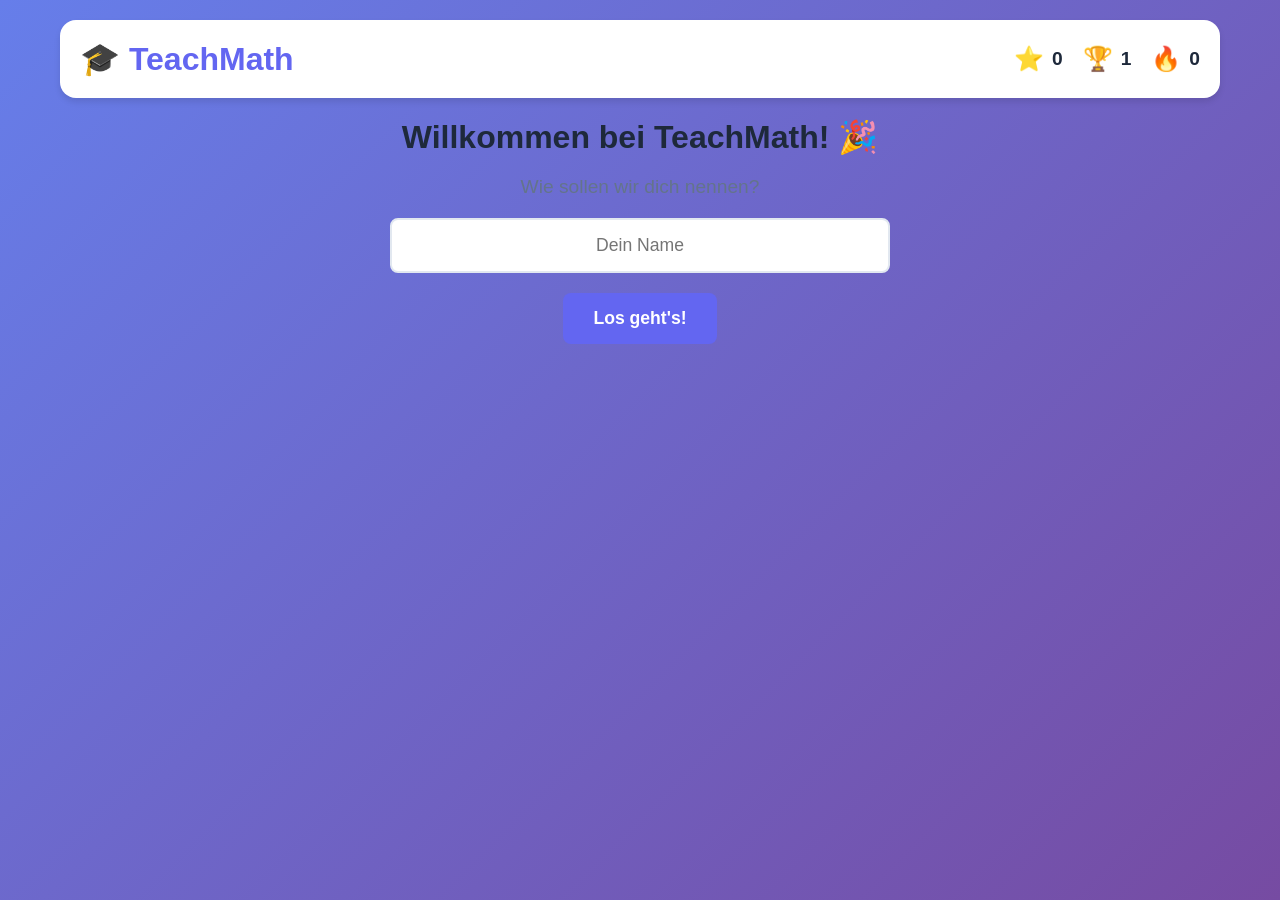
<file: index.html>
<!DOCTYPE html>
<html lang="de">
<head>
    <meta charset="UTF-8">
    <meta name="viewport" content="width=device-width, initial-scale=1.0">
    <title>TeachMath - Mathe spielerisch lernen!</title>
    <link rel="stylesheet" href="styles.css">
</head>
<body>
    <div class="container">
        <!-- Header -->
        <header>
            <h1>🎓 TeachMath</h1>
            <div class="user-stats">
                <div class="stat">
                    <span class="icon">⭐</span>
                    <span id="points">0</span>
                </div>
                <div class="stat">
                    <span class="icon">🏆</span>
                    <span id="level">1</span>
                </div>
                <div class="stat">
                    <span class="icon">🔥</span>
                    <span id="streak">0</span>
                </div>
            </div>
        </header>

        <!-- Navigation -->
        <nav id="nav" class="hidden">
            <button class="nav-btn active" data-view="dashboard">Dashboard</button>
            <button class="nav-btn" data-view="training">Trainieren</button>
            <button class="nav-btn" data-view="achievements">Erfolge</button>
        <button class="nav-btn" id="settings-btn" onclick="window.location.href='settings.html'">⚙️ Einstellungen</button>
        </nav>

        <!-- Welcome Screen -->
        <div id="welcome-screen" class="screen">
            <div class="welcome-card">
                <h2>Willkommen bei TeachMath! 🎉</h2>
                <p>Wie sollen wir dich nennen?</p>
                <input type="text" id="username-input" placeholder="Dein Name" maxlength="20">
                <button id="start-btn" class="btn-primary">Los geht's!</button>
            </div>
        </div>

        <!-- Dashboard -->
        <div id="dashboard" class="screen hidden">
            <div class="card">
                <h2>Hallo, <span id="username-display"></span>! 👋</h2>
                <p class="subtitle">Bereit für deine tägliche Challenge?</p>
                
                <div class="progress-overview">
                    <div class="progress-item">
                        <div class="progress-label">Tagesfortschritt</div>
                        <div class="progress-bar">
                            <div id="daily-progress" class="progress-fill" style="width: 0%"></div>
                        </div>
                        <div class="progress-text"><span id="daily-done">0</span>/5 Aufgaben</div>
                    </div>
                    
                    <div class="progress-item">
                        <div class="progress-label">Nächstes Level</div>
                        <div class="progress-bar">
                            <div id="level-progress" class="progress-fill" style="width: 0%"></div>
                        </div>
                        <div class="progress-text"><span id="points-to-level">100</span> Punkte</div>
                    </div>
                </div>

                <div class="goal-panel">
                    <div class="goal-header">
                        <h3>📚 Lernziel</h3>
                        <span id="goal-badge" class="goal-badge">Im Plan</span>
                    </div>
                    <div class="goal-controls">
                        <label for="goal-select">Wochenziel</label>
                        <select id="goal-select">
                            <option value="10">10 Aufgaben</option>
                            <option value="25">25 Aufgaben</option>
                            <option value="40">40 Aufgaben</option>
                            <option value="60">60 Aufgaben</option>
                            <option value="100">100 Aufgaben</option>
                        </select>
                    </div>
                    <div class="goal-bar">
                        <div id="goal-progress" class="goal-progress-fill" style="width: 0%"></div>
                    </div>
                    <div class="goal-text"><span id="goal-progress-text">0/10</span> Aufgaben</div>

                    <div class="difficulty-picker">
                        <span class="difficulty-label">Schwierigkeitsgrad</span>
                        <div class="difficulty-buttons">
                            <button type="button" class="difficulty-btn" data-difficulty="leicht">Leicht</button>
                            <button type="button" class="difficulty-btn active" data-difficulty="mittel">Mittel</button>
                            <button type="button" class="difficulty-btn" data-difficulty="schwer">Schwer</button>
                        </div>
                    </div>
                </div>

                <button class="btn-primary btn-large" id="start-challenge">🎯 Tägliche Challenge starten</button>
            </div>

            <div class="topics-grid">
                <div class="topic-card" data-topic="addition">
                    <div class="topic-icon">➕</div>
                    <h3>Addition & Subtraktion</h3>
                    <p>Grundrechenarten bis 1000</p>
                    <div class="topic-progress">Stufe 1</div>
                </div>

                <div class="topic-card" id="geometry-tutorial-card" style="border: 3px solid #10b981; background: linear-gradient(135deg, #ecfdf5 0%, #d1fae5 100%); cursor: pointer;">
                    <div class="topic-icon">📐</div>
                    <h3 style="color: #065f46;">Geometrie erklärt</h3>
                    <p style="color: #0f766e;">Umfang, Fläche, Volumen und Körper-Vertiefung</p>
                    <div class="topic-progress" style="background: #10b981; color: #fff;">Lernhilfe</div>
                </div>
                
                <div class="topic-card" data-topic="multiplication">
                    <div class="topic-icon">✖️</div>
                    <h3>Multiplikation & Division</h3>
                    <p>Einmaleins und mehr</p>
                    <div class="topic-progress">Stufe 1</div>
                </div>
                
                <div class="topic-card" data-topic="advanced">
                    <div class="topic-icon">🧠</div>
                    <h3>Rechenregeln</h3>
                    <p>Punkt vor Strich, Klammern</p>
                    <div class="topic-progress">Stufe 2</div>
                </div>
                
                <div class="topic-card" data-topic="conversions">
                    <div class="topic-icon">📍</div>
                    <h3>Größen umrechnen</h3>
                    <p>Längen, Gewicht, Zeit</p>
                    <div class="topic-progress">Stufe 1</div>
                </div>
                
                <div class="topic-card" data-topic="geometry">
                    <div class="topic-icon">🔺</div>
                    <h3>Geometrie</h3>
                    <p>Umfang, Fläche, Volumen</p>
                    <div class="topic-progress">Stufe 2</div>
                </div>
                
                <div class="topic-card" data-topic="wordProblems">
                    <div class="topic-icon">📖</div>
                    <h3>Sachaufgaben</h3>
                    <p>Textaufgaben lösen</p>
                    <div class="topic-progress">Stufe 2</div>
                </div>
                
                <div class="topic-card" data-topic="challenge" style="border: 3px solid gold;">
                    <div class="topic-icon">🏆</div>
                    <h3>Knobelaufgaben</h3>
                    <p>Überschlag, Fehler finden, Platzhalter</p>
                    <div class="topic-progress" style="background: gold; color: #000;">Herausforderung</div>
                </div>

                <div class="topic-card" data-topic="testPrep" style="border: 3px solid #0f766e; background: linear-gradient(135deg, #f0fdfa 0%, #ccfbf1 100%);">
                    <div class="topic-icon">📝</div>
                    <h3>Vorbereitung Klassenarbeit 1</h3>
                    <p>Ausgewählte Buchaufgaben: Runden, Rechnen, Zahlengerade und Sachaufgaben</p>
                    <div class="topic-progress" style="background: #0f766e; color: #fff;">Nur ausgewählte Aufgaben</div>
                </div>

                <div class="topic-card" data-topic="testPrepPractice" style="border: 3px solid #0891b2; background: linear-gradient(135deg, #ecfeff 0%, #cffafe 100%);">
                    <div class="topic-icon">📝</div>
                    <h3>Klassenarbeit 1 – Übungsrunde</h3>
                    <p>Dieselben Aufgabentypen mit neuen Zahlen und anderer Reihenfolge</p>
                    <div class="topic-progress" style="background: #0891b2; color: #fff;">Zusätzliche Übung</div>
                </div>

                <div class="topic-card" id="forest-adventure-card" style="border: 3px solid #78d4a8; background: linear-gradient(135deg, #ecfdf5 0%, #d1fae5 100%); cursor: pointer;">
                    <div class="topic-icon">🌿</div>
                    <h3 style="color: #14532d;">Wald-Abenteuer</h3>
                    <p style="color: #166534;">Ein ruhiges, originales Tal-Abenteuer mit klugem Helfen und leisen Rätseln.</p>
                    <div class="topic-progress" style="background: #22c55e; color: #052e16;">Das Rätsel der Bachglocke</div>
                </div>

                <div class="topic-card" id="classwork-adventure-card" style="border: 3px solid #7c3aed; background: linear-gradient(135deg, #f5f3ff 0%, #ede9fe 100%); cursor: pointer;">
                    <div class="topic-icon">🗝️</div>
                    <h3>Abenteuer Klassenarbeits-Schloss</h3>
                    <p>Löse alle Klassenarbeits-Aufgabentypen, um Raum für Raum weiterzukommen!</p>
                    <div class="topic-progress" style="background: #7c3aed; color: #fff;">6 Prüfungen bis zum Schatz</div>
                </div>
                
                <div class="topic-card" id="adventure-card" style="border: 3px solid #f59e0b; background: linear-gradient(135deg, #1e293b 0%, #0f2744 100%); cursor: pointer;">
                    <div class="topic-icon">🏴‍☠️</div>
                    <h3 style="color: #fde68a;">Schatz-Abenteuer</h3>
                    <p style="color: #93c5fd;">Löse Mathe-Rätsel und finde den Schatz!</p>
                    <div class="topic-progress" style="background: #f59e0b; color: #000;">✨ Neu!</div>
                </div>
                
                <div class="topic-card" id="mountain-card" style="border: 3px solid #22c55e; background: linear-gradient(135deg, #1e293b 0%, #1e3a2f 100%); cursor: pointer;">
                    <div class="topic-icon">🏔️</div>
                    <h3 style="color: #86efac;">Zahlengebirge</h3>
                    <p style="color: #cbd5e1;">Verirrt im Gebirge – finde mit Mathe den Weg nach Hause!</p>
                    <div class="topic-progress" style="background: #22c55e; color: #000;">✨ Neu!</div>
                </div>

                <div class="topic-card" id="space-card" style="border: 3px solid #818cf8; background: linear-gradient(135deg, #0f172a 0%, #1e1b4b 100%); cursor: pointer;">
                    <div class="topic-icon">🚀</div>
                    <h3 style="color: #c7d2fe;">Weltraum-Abenteuer</h3>
                    <p style="color: #94a3b8;">Verirrt im All – löse Mathe-Rätsel und finde den Weg zur Erde!</p>
                    <div class="topic-progress" style="background: #818cf8; color: #fff;">✨ Neu!</div>
                </div>

                <div class="topic-card" id="museum-card" style="border: 3px solid #84cc16; background: linear-gradient(135deg, #1c1427 0%, #2a1f14 100%); cursor: pointer;">
                    <div class="topic-icon">🏛️</div>
                    <h3 style="color: #d9f99d;">Nachts im Museum</h3>
                    <p style="color: #cbd5e1;">Das verschwundene Morgen – finde das Zeitrad, bevor die Nacht ewig dauert!</p>
                    <div class="topic-progress" style="background: #84cc16; color: #1c1917;">✨ Neu!</div>
                </div>

                <div class="topic-card" id="jungle-card" style="border: 3px solid #84cc16; background: linear-gradient(135deg, #052e16 0%, #14532d 100%); cursor: pointer;">
                    <div class="topic-icon">🌿</div>
                    <h3 style="color: #bef264;">Zahlendschungel</h3>
                    <p style="color: #d9f99d;">Bei der Klassenfahrt verloren – finde mit Mathe den Weg zurück!</p>
                    <div class="topic-progress" style="background: #84cc16; color: #14532d;">✨ Neu!</div>
                </div>

                <div class="topic-card" data-topic="boss" style="border: 3px solid #f43f5e; background: linear-gradient(135deg, #1f2937 0%, #3f1d2e 100%); cursor: pointer;">
                    <div class="topic-icon">👑</div>
                    <h3 style="color: #fda4af;">Boss-Kampf</h3>
                    <p style="color: #fecdd3;">Eskalierende Aufgaben gegen den Mathe-Boss – nur für starke Rechner!</p>
                    <div class="topic-progress" style="background: #f43f5e; color: white;">⚔️ Boss!</div>
                </div>
            </div>

            <div id="geometry-module" class="geometry-module card"></div>
        </div>

        <!-- Training Screen -->
        <div id="training" class="screen hidden">
            <div class="card exercise-card">
                <div class="exercise-header">
                    <div class="exercise-info">
                        <span class="exercise-topic" id="current-topic">Addition</span>
                        <span class="exercise-number">Aufgabe <span id="task-number">1</span>/<span id="task-total">5</span></span>
                    </div>
                    <button id="quit-btn" class="btn-small">❌ Beenden</button>
                </div>

                <div class="exercise-progress">
                    <div id="exercise-progress-bar" class="progress-fill" style="width: 20%"></div>
                </div>

                <div class="question-container">
                    <h2 id="question" class="question">Wird geladen...</h2>
                    
                    <div id="answer-input-container" class="answer-container">
                        <input type="number" id="answer-input" class="answer-input" placeholder="Deine Antwort">
                    </div>

                    <div id="expression-answer-container" class="answer-container hidden">
                        <label for="expression-input">Rechenausdruck</label>
                        <input type="text" id="expression-input" class="answer-input" placeholder="z. B. 12 × 2 + 25">
                        <label for="expression-result-input">Ergebnis</label>
                        <input type="number" id="expression-result-input" class="answer-input" placeholder="Ergebnis">
                    </div>
                    
                    <div id="answer-choices" class="answer-choices hidden">
                        <!-- Multiple choice buttons will be inserted here -->
                    </div>

                    <div id="number-line-answer-container" class="hidden">
                        <p id="number-line-instruction"></p>
                        <div id="number-line"></div>
                    </div>
                </div>

                <div id="feedback" class="feedback hidden"></div>

                <div class="button-group">
                    <button id="check-btn" class="btn-primary">Prüfen</button>
                    <button id="next-btn" class="btn-primary hidden">Weiter</button>
                </div>
            </div>
        </div>

        <!-- Achievements Screen -->
        <div id="achievements" class="screen hidden">
            <div class="card">
                <h2>🏆 Deine Erfolge</h2>
                
                <div class="achievements-grid" id="achievements-grid">
                    <!-- Achievements will be dynamically inserted -->
                </div>
            </div>
        </div>

        <!-- Success Modal -->
        <div id="success-modal" class="modal hidden">
            <div class="modal-content">
                <h2 id="modal-title">🎉 Geschafft!</h2>
                <div id="modal-body"></div>
                <button id="modal-close" class="btn-primary">Weiter</button>
            </div>
        </div>
    </div>

    <script src="app.js"></script>
    <script src="geometry-module.js"></script>
    <script>
        // Adventure-Karte verlinken
        document.getElementById('adventure-card').addEventListener('click', () => {
            window.location.href = 'adventure.html';
        });
        document.getElementById('forest-adventure-card').addEventListener('click', () => {
            window.location.href = 'forest-adventure.html';
        });
        document.getElementById('classwork-adventure-card').addEventListener('click', () => {
            window.location.href = 'classwork-adventure.html';
        });
        document.getElementById('mountain-card').addEventListener('click', () => {
            window.location.href = 'mountain.html';
        });
        document.getElementById('space-card').addEventListener('click', () => {
            window.location.href = 'space.html';
        });
        document.getElementById('museum-card').addEventListener('click', () => {
            window.location.href = 'museum.html';
        });
        document.getElementById('jungle-card').addEventListener('click', () => {
            window.location.href = 'jungle.html';
        });
        document.getElementById('geometry-tutorial-card').addEventListener('click', () => {
            const target = document.getElementById('geometry-module');
            if (target) {
                target.scrollIntoView({ behavior: 'smooth', block: 'start' });
            }
        });
    </script>
</body>
</html>
</file>
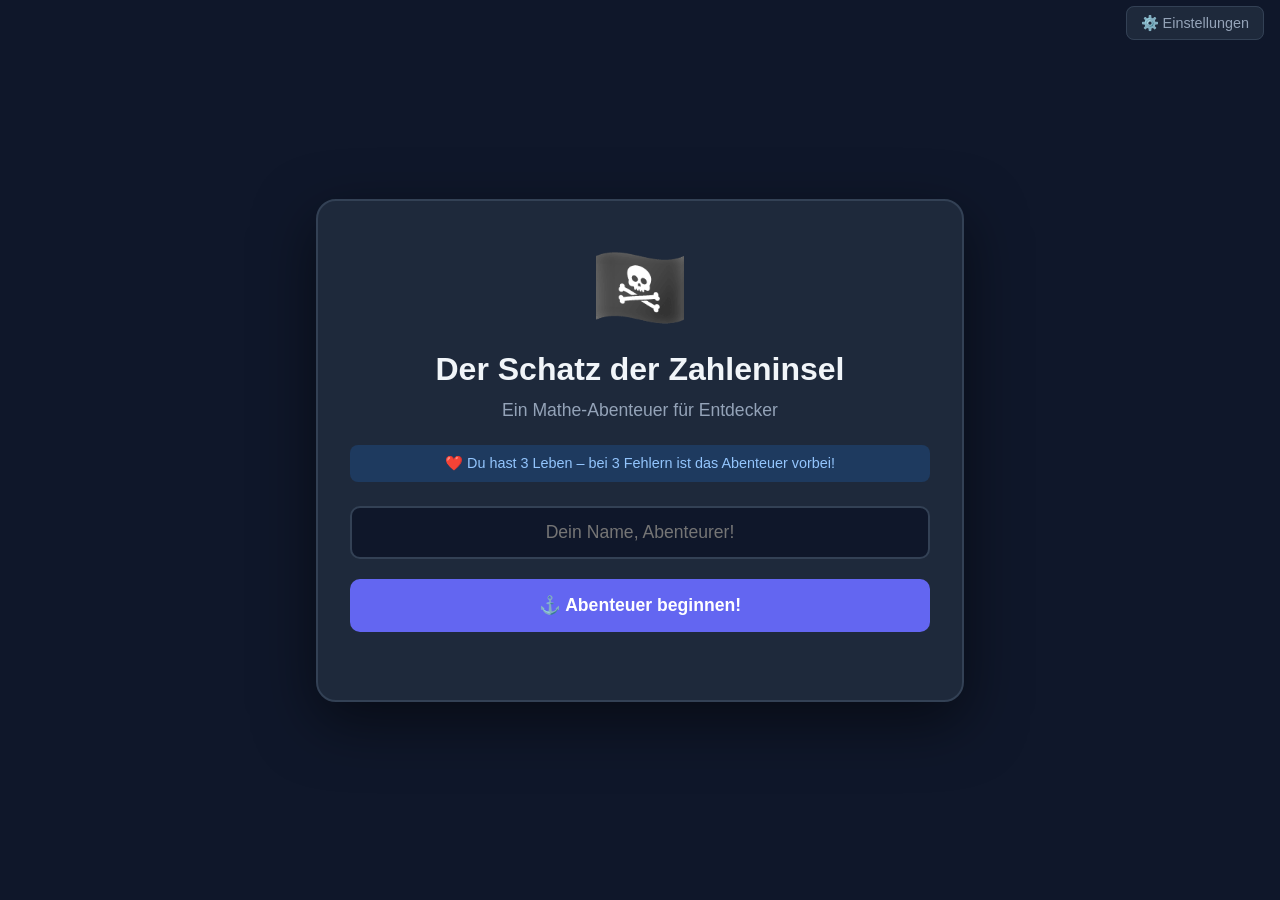
<file: adventure.html>
<!DOCTYPE html>
<html lang="de">
<head>
    <meta charset="UTF-8">
    <meta name="viewport" content="width=device-width, initial-scale=1.0">
    <title>TeachMath Adventure – Der Schatz der Zahleninsel</title>
    <link rel="stylesheet" href="adventure.css">
</head>
<body>

<!-- Settings-Link (oben rechts) -->
<div style="position:fixed; top:14px; right:16px; z-index:100;">
    <a href="settings.html" style="background:#1e293b; color:#94a3b8; border:1px solid #334155; padding:8px 14px; border-radius:8px; text-decoration:none; font-size:0.9rem;">⚙️ Einstellungen</a>
</div>

<!-- STARTBILDSCHIRM -->
<div id="screen-start" class="screen active">
    <div class="title-card">
        <div class="title-emoji">🏴‍☠️</div>
        <h1>Der Schatz der Zahleninsel</h1>
        <p class="subtitle">Ein Mathe-Abenteuer für Entdecker</p>
        <div class="lives-info">❤️ Du hast 3 Leben – bei 3 Fehlern ist das Abenteuer vorbei!</div>
        <input type="text" id="player-name" placeholder="Dein Name, Abenteurer!" maxlength="20">
        <button class="btn-primary" id="btn-start">⚓ Abenteuer beginnen!</button>

        <div class="highscores-box" id="highscores-box"></div>
    </div>
</div>

<!-- SPIELBILDSCHIRM -->
<div id="screen-game" class="screen">
    <!-- HUD -->
    <div class="hud">
        <div class="hud-name" id="hud-name">Abenteurer</div>
        <div class="hud-center">
            <span class="hud-scene" id="hud-scene">Kapitel 1</span>
        </div>
        <div class="hud-right">
            <span id="hud-lives">❤️❤️❤️</span>
            <span class="hud-score">⭐ <span id="hud-score">0</span></span>
        </div>
    </div>

    <!-- Fortschrittsbalken -->
    <div class="chapter-progress">
        <div class="chapter-step" id="cp-start">🏙️</div>
        <div class="chapter-line"></div>
        <div class="chapter-step" id="cp-sea">⛵</div>
        <div class="chapter-line"></div>
        <div class="chapter-step" id="cp-island">🏝️</div>
        <div class="chapter-line"></div>
        <div class="chapter-step" id="cp-cave">🗻</div>
        <div class="chapter-line"></div>
        <div class="chapter-step" id="cp-treasure">💰</div>
    </div>

    <!-- Hauptkarte -->
    <div class="story-card" id="story-card">
        <div class="scene-emoji" id="scene-emoji">🏙️</div>
        <h2 id="scene-title">Kapitel</h2>
        <div class="story-text" id="story-text"></div>

        <!-- Aufgabe -->
        <div id="challenge-box" class="challenge-box hidden">
            <div class="challenge-text" id="challenge-text"></div>
            <div class="challenge-input-row">
                <input type="number" id="challenge-input" placeholder="Deine Antwort" step="any">
                <span class="unit-label" id="unit-label"></span>
            </div>
            <div class="hint-box" id="hint-box"></div>
            <div id="challenge-feedback" class="challenge-feedback hidden"></div>
        </div>

        <!-- Buttons -->
        <div class="btn-row">
            <button class="btn-hint" id="btn-hint">💡 Tipp anzeigen</button>
            <button class="btn-primary" id="btn-action">Weiter →</button>
        </div>
    </div>
</div>

<!-- GAME-OVER -->
<div id="screen-gameover" class="screen">
    <div class="title-card">
        <div class="title-emoji">💀</div>
        <h1>Abenteuer beendet!</h1>
        <p id="gameover-text">Du hast alle Leben verloren.</p>
        <p>Punkte: <strong id="gameover-score">0</strong> ⭐</p>
        <button class="btn-primary" id="btn-retry">🔄 Nochmal versuchen</button>
        <button class="btn-secondary" id="btn-menu-go">🏠 Zum Menü</button>
    </div>
</div>

<!-- GEWONNEN -->
<div id="screen-win" class="screen">
    <div class="title-card win-card">
        <div class="title-emoji anim-bounce">🏆</div>
        <h1>Schatz gefunden!</h1>
        <p id="win-text"></p>
        <p class="win-score">⭐ <span id="win-score">0</span> Punkte</p>
        <button class="btn-primary" id="btn-play-again">🔄 Nochmal spielen</button>
        <button class="btn-secondary" id="btn-menu-win">🏠 Zum Menü</button>
    </div>
</div>

<script src="adventure.js"></script>
<script src="adventure-ui.js"></script>
</body>
</html>
</file>
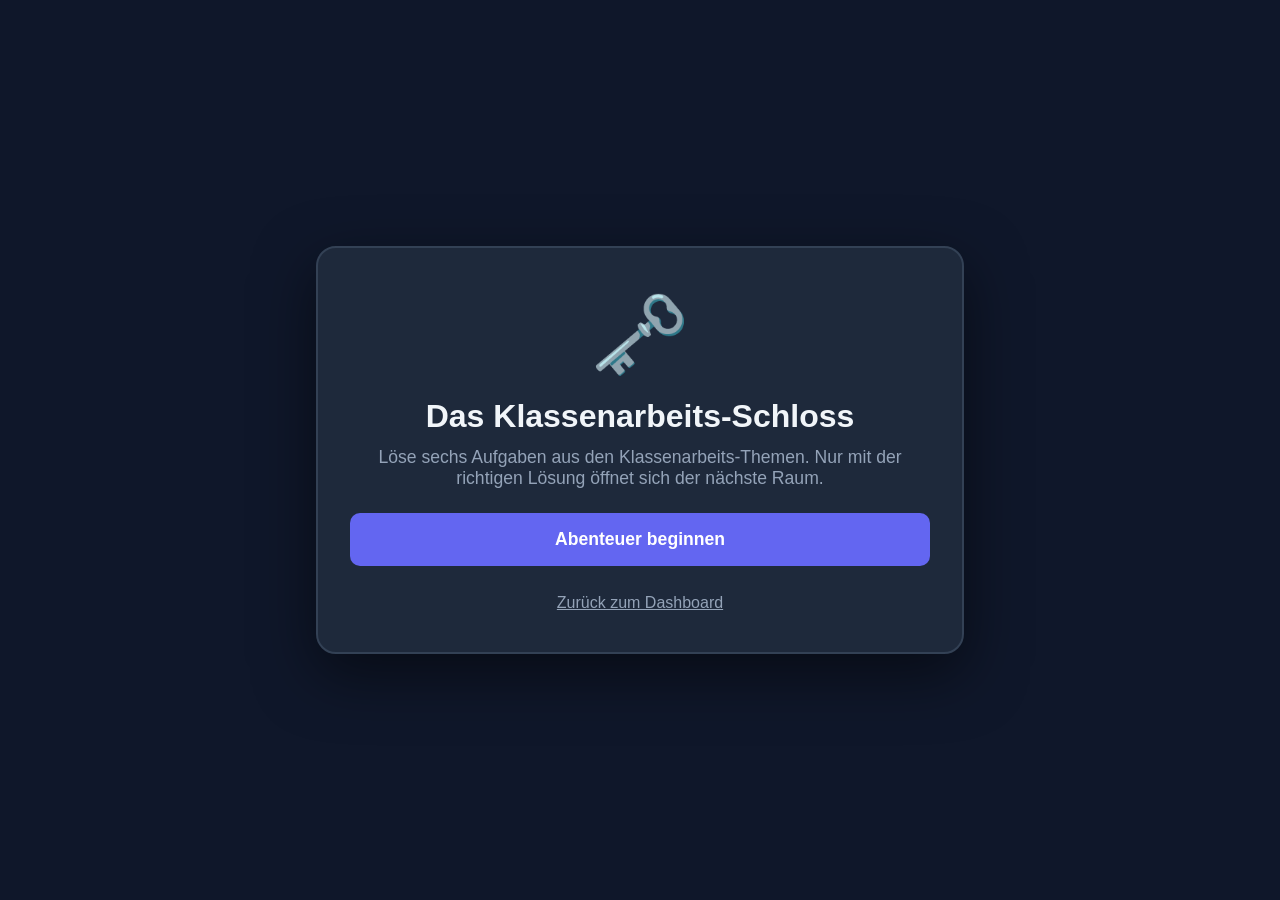
<file: classwork-adventure.html>
<!DOCTYPE html>
<html lang="de">
<head>
    <meta charset="UTF-8">
    <meta name="viewport" content="width=device-width, initial-scale=1.0">
    <title>Das Klassenarbeits-Schloss</title>
    <link rel="stylesheet" href="adventure.css">
    <style>
        .number-line {
            display: flex;
            align-items: stretch;
            min-height: 58px;
            width: 100%;
            border-bottom: 2px solid #cbd5e1;
            margin: 18px 0;
        }
        .number-line button {
            flex: 1 1 0;
            min-width: 0;
            padding: 0;
            display: flex;
            flex-direction: column;
            justify-content: flex-end;
            align-items: center;
            border: 0;
            color: var(--text);
            background: transparent;
            cursor: pointer;
        }
        .number-line button[aria-pressed="true"] { background: #065f46; }
        .number-line-tick { height: 12px; border-left: 2px solid #cbd5e1; }
        .number-line-label { min-height: 18px; font-size: 0.7rem; }
        .answer-field {
            flex: 1;
            min-width: 0;
            padding: 14px;
            border: 2px solid var(--border);
            border-radius: 8px;
            background: var(--bg);
            color: var(--text);
            font-size: 1.2rem;
            text-align: center;
        }
        .answer-field:focus { outline: none; border-color: var(--primary); }
        .checkpoint-list { display: flex; justify-content: space-between; gap: 6px; margin: 0 0 18px; }
        .checkpoint { opacity: 0.45; font-size: 1.25rem; }
        .checkpoint.active, .checkpoint.done { opacity: 1; }
        .checkpoint.done { color: var(--success); }
        .return-link { display: inline-block; color: var(--muted); margin-top: 16px; }
        @media (max-width: 480px) {
            .number-line-label { font-size: 0.6rem; }
            .number-line button { font-size: 0.75rem; }
        }
    </style>
</head>
<body>
    <main class="screen active">
        <section class="title-card" id="start-screen">
            <div class="title-emoji">🗝️</div>
            <h1>Das Klassenarbeits-Schloss</h1>
            <p class="subtitle">Löse sechs Aufgaben aus den Klassenarbeits-Themen. Nur mit der richtigen Lösung öffnet sich der nächste Raum.</p>
            <button class="btn-primary" id="start-button">Abenteuer beginnen</button>
            <a class="return-link" href="index.html">Zurück zum Dashboard</a>
        </section>

        <section class="hidden" id="game-screen">
            <div class="hud">
                <strong id="room-counter">Raum 1 von 6</strong>
                <span class="hud-score">🔑 <span id="key-count">0</span>/6</span>
            </div>
            <div class="checkpoint-list" id="checkpoint-list" aria-label="Abenteuerfortschritt"></div>
            <article class="story-card">
                <div class="scene-emoji" id="room-icon">🏰</div>
                <h2 id="room-title"></h2>
                <p class="story-text" id="room-story"></p>
                <section class="challenge-box">
                    <div class="challenge-text" id="question-text"></div>
                    <div id="numeric-answer" class="challenge-input-row">
                        <input id="answer-input" class="answer-field" type="text" inputmode="numeric" autocomplete="off" placeholder="Deine Antwort" aria-label="Deine Antwort">
                    </div>
                    <div id="number-line-answer" class="hidden">
                        <p id="number-line-instruction"></p>
                        <div class="number-line" id="number-line"></div>
                    </div>
                    <div class="hint-box" id="hint-box"></div>
                    <div id="feedback" class="challenge-feedback hidden" aria-live="polite"></div>
                </section>
                <div class="btn-row">
                    <button class="btn-hint" id="hint-button">💡 Tipp</button>
                    <button class="btn-primary" id="action-button">Prüfen</button>
                </div>
            </article>
        </section>

        <section class="title-card hidden" id="win-screen">
            <div class="title-emoji">🏆</div>
            <h1>Das Schloss ist offen!</h1>
            <p class="subtitle">Du hast alle sechs Klassenarbeits-Aufgabentypen richtig gelöst und den Schatz gefunden!</p>
            <button class="btn-primary" id="restart-button">Noch einmal spielen</button>
            <a class="return-link" href="index.html">Zurück zum Dashboard</a>
        </section>
    </main>
    <script src="classwork-adventure.js"></script>
</body>
</html>
</file>
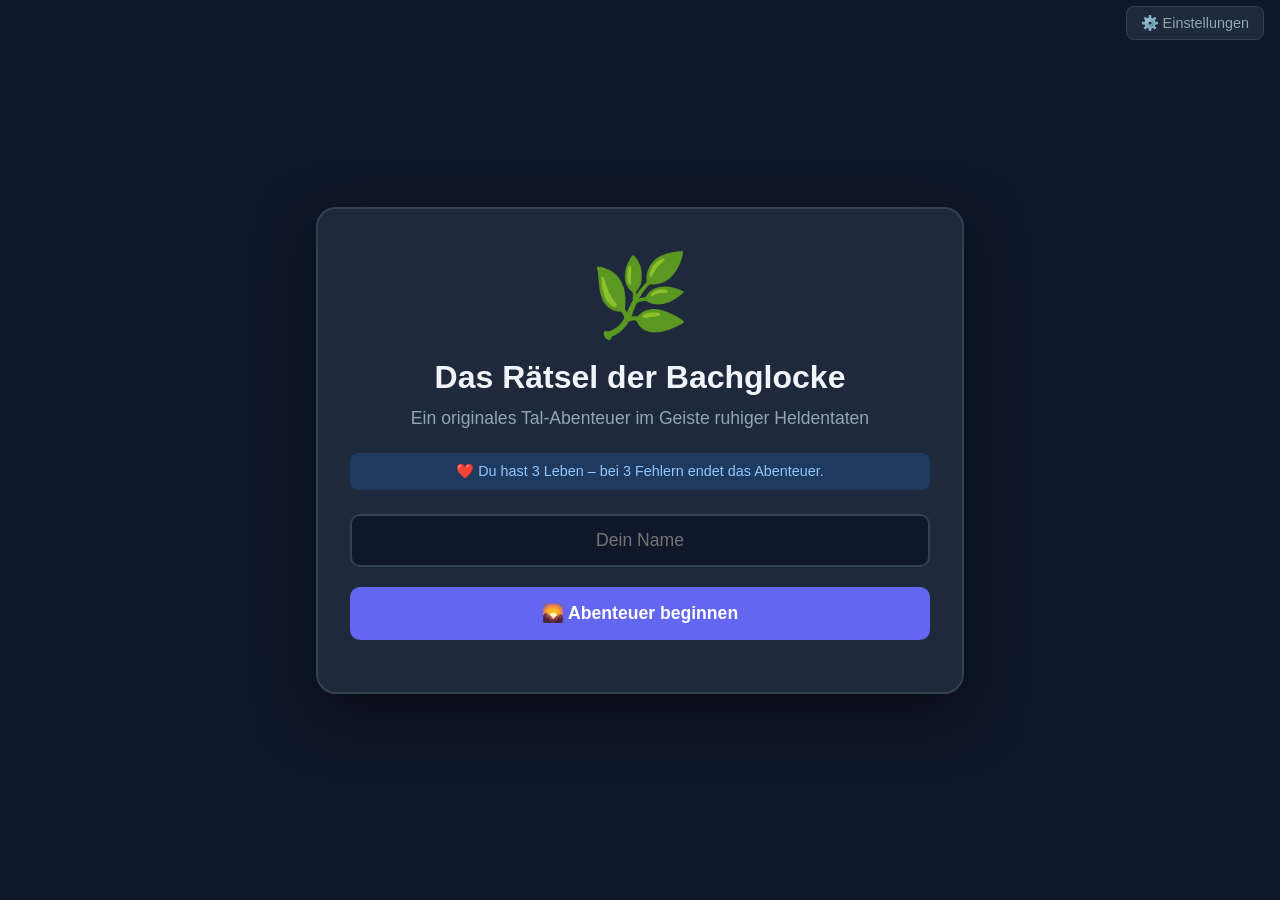
<file: forest-adventure.html>
<!DOCTYPE html>
<html lang="de">
<head>
    <meta charset="UTF-8">
    <meta name="viewport" content="width=device-width, initial-scale=1.0">
    <title>TeachMath – Das Rätsel der Bachglocke</title>
    <link rel="stylesheet" href="adventure.css">
</head>
<body>

<div style="position:fixed; top:14px; right:16px; z-index:100;">
    <a href="settings.html" style="background:#1e293b; color:#94a3b8; border:1px solid #334155; padding:8px 14px; border-radius:8px; text-decoration:none; font-size:0.9rem;">⚙️ Einstellungen</a>
</div>

<div id="screen-start" class="screen active">
    <div class="title-card">
        <div class="title-emoji">🌿</div>
        <h1>Das Rätsel der Bachglocke</h1>
        <p class="subtitle">Ein originales Tal-Abenteuer im Geiste ruhiger Heldentaten</p>
        <div class="lives-info">❤️ Du hast 3 Leben – bei 3 Fehlern endet das Abenteuer.</div>
        <input type="text" id="player-name" placeholder="Dein Name" maxlength="20">
        <button class="btn-primary" id="btn-start">🌄 Abenteuer beginnen</button>
    </div>
</div>

<div id="screen-game" class="screen">
    <div class="hud">
        <div class="hud-name" id="hud-name">Abenteurer</div>
        <div class="hud-center">
            <span class="hud-scene" id="hud-scene">Kapitel 1</span>
        </div>
        <div class="hud-right">
            <span id="hud-lives">❤️❤️❤️</span>
            <span class="hud-score">⭐ <span id="hud-score">0</span></span>
        </div>
    </div>

    <div class="chapter-progress">
        <div class="chapter-step" id="cp-start">🏡</div>
        <div class="chapter-line"></div>
        <div class="chapter-step" id="cp-brook">💧</div>
        <div class="chapter-line"></div>
        <div class="chapter-step" id="cp-fork">🧭</div>
        <div class="chapter-line"></div>
        <div class="chapter-step" id="cp-water">⚙️</div>
        <div class="chapter-line"></div>
        <div class="chapter-step" id="cp-forest">🌲</div>
        <div class="chapter-line"></div>
        <div class="chapter-step" id="cp-cave">🪨</div>
        <div class="chapter-line"></div>
        <div class="chapter-step" id="cp-home">🏆</div>
    </div>

    <div class="story-card" id="story-card">
        <div class="scene-emoji" id="scene-emoji">🌿</div>
        <h2 id="scene-title">Kapitel</h2>
        <div class="story-text" id="story-text"></div>

        <div id="challenge-box" class="challenge-box hidden">
            <div class="challenge-text" id="challenge-text"></div>
            <div class="challenge-input-row">
                <input type="number" id="challenge-input" placeholder="Deine Antwort" step="any">
                <span class="unit-label" id="unit-label"></span>
            </div>
            <div class="hint-box" id="hint-box"></div>
            <div id="challenge-feedback" class="challenge-feedback hidden"></div>
        </div>

        <div class="btn-row">
            <button class="btn-hint" id="btn-hint">💡 Tipp anzeigen</button>
            <button class="btn-primary" id="btn-action">Weiter →</button>
        </div>
    </div>
</div>

<div id="screen-gameover" class="screen">
    <div class="title-card">
        <div class="title-emoji">💀</div>
        <h1>Das Abenteuer endet hier</h1>
        <p id="gameover-text">Du hast alle Leben verloren.</p>
        <p>Punkte: <strong id="gameover-score">0</strong> ⭐</p>
        <button class="btn-primary" id="btn-retry">🔄 Nochmal versuchen</button>
        <button class="btn-secondary" id="btn-menu-go">🏠 Zum Menü</button>
    </div>
</div>

<div id="screen-win" class="screen">
    <div class="title-card win-card">
        <div class="title-emoji anim-bounce">🏆</div>
        <h1>Der Bach klingt wieder</h1>
        <p id="win-text"></p>
        <p class="win-score">⭐ <span id="win-score">0</span> Punkte</p>
        <button class="btn-primary" id="btn-play-again">🔄 Nochmal spielen</button>
        <button class="btn-secondary" id="btn-menu-win">🏠 Zum Menü</button>
    </div>
</div>

<script src="forest-adventure.js"></script>
</body>
</html>
</file>
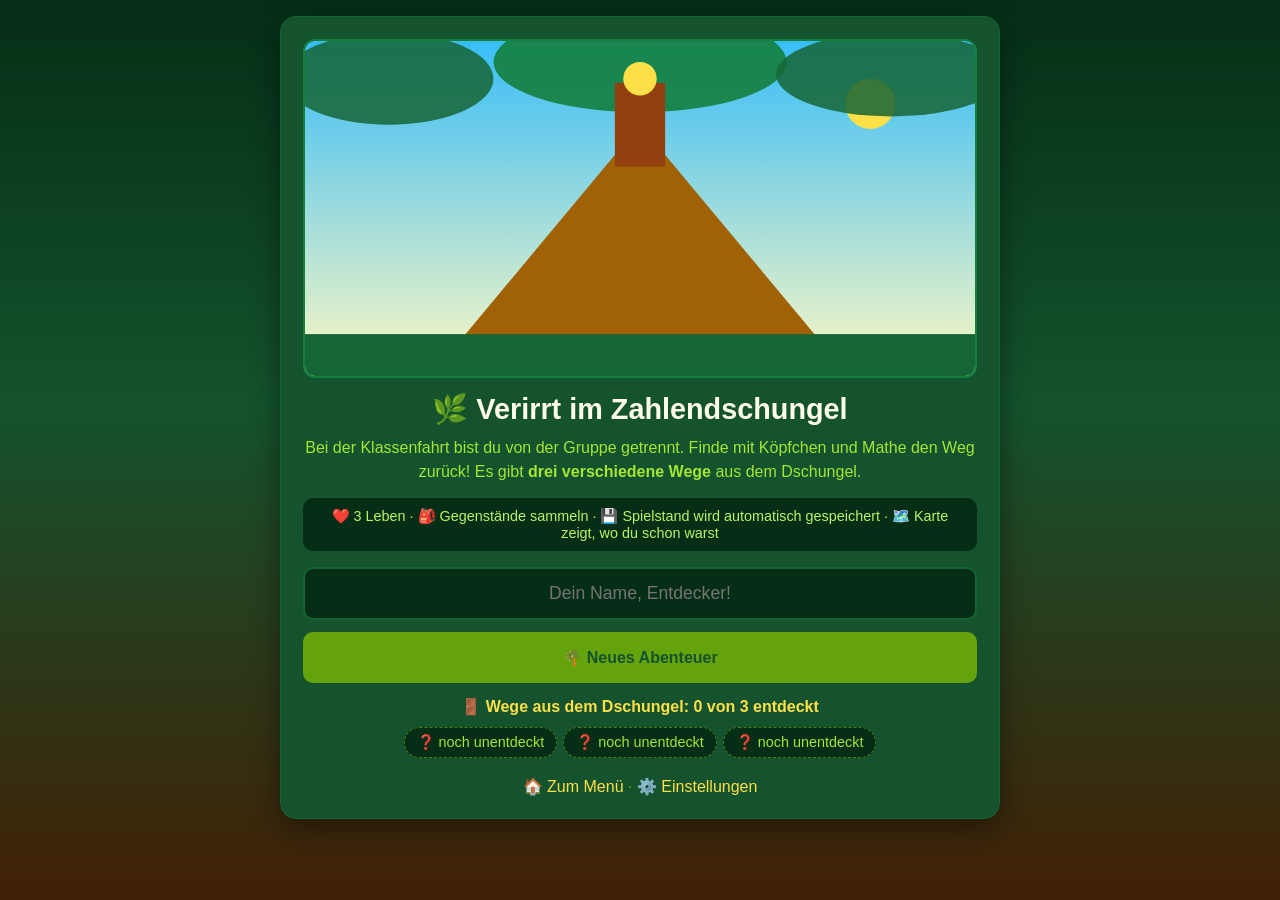
<file: jungle.html>
<!DOCTYPE html>
<html lang="de">
<head>
    <meta charset="UTF-8">
    <meta name="viewport" content="width=device-width, initial-scale=1.0">
    <title>TeachMath – Verirrt im Zahlendschungel</title>
    <link rel="stylesheet" href="jungle.css">
</head>
<body>
<div id="toast" class="toast"></div>

<!-- START -->
<div id="screen-start" class="screen active">
    <div class="card center">
        <div id="start-scene" class="scene"></div>
        <h1>🌿 Verirrt im Zahlendschungel</h1>
        <p class="sub">Bei der Klassenfahrt bist du von der Gruppe getrennt. Finde mit Köpfchen und Mathe den Weg zurück! Es gibt <b>drei verschiedene Wege</b> aus dem Dschungel.</p>
        <div class="rules">❤️ 3 Leben · 🎒 Gegenstände sammeln · 💾 Spielstand wird automatisch gespeichert · 🗺️ Karte zeigt, wo du schon warst</div>
        <input type="text" id="player-name" placeholder="Dein Name, Entdecker!" maxlength="20">
        <button id="btn-new" class="btn primary">🌴 Neues Abenteuer</button>
        <button id="btn-continue" class="btn gold hidden">▶️ Weiterspielen</button>
        <div id="start-exits" class="exits"></div>
        <div id="hs-list" class="hs"></div>
        <div class="links"><a href="index.html">🏠 Zum Menü</a> · <a href="settings.html">⚙️ Einstellungen</a></div>
    </div>
</div>

<!-- SPIEL -->
<div id="screen-game" class="screen">
    <div class="hud">
        <span id="hud-name" class="hud-name"></span>
        <span id="hud-lives"></span>
        <span class="hud-score">⭐ <span id="hud-score">0</span></span>
    </div>
    <div class="toolbar">
        <button id="btn-map" class="btn small">🗺️ Karte</button>
        <button id="btn-save" class="btn small">💾 Speichern</button>
        <button id="btn-to-menu" class="btn small">🏠 Menü</button>
    </div>
    <div class="card">
        <div id="scene" class="scene"></div>
        <h2 id="loc-title"></h2>
        <p id="loc-text" class="loc-text"></p>
        <div id="msg" class="msg hidden"></div>

        <div id="challenge" class="challenge hidden">
            <div class="ch-head">🧮 Rätsel</div>
            <div id="ch-text" class="ch-text"></div>
            <div class="ch-row">
                <input type="text" inputmode="decimal" id="ch-input" placeholder="Deine Antwort" autocomplete="off">
                <span id="ch-unit" class="ch-unit"></span>
            </div>
            <div id="ch-hint" class="ch-hint"></div>
            <div id="ch-feedback" class="feedback hidden"></div>
            <div class="ch-buttons">
                <button id="btn-check" class="btn primary">✓ Prüfen</button>
                <button id="btn-hint" class="btn hint">💡 Tipp</button>
                <button id="btn-cancel" class="btn">↩️ Lieber nicht</button>
            </div>
        </div>

        <div id="actions" class="actions"></div>
    </div>
    <div class="card">
        <h3>🎒 Rucksack</h3>
        <div id="inventory" class="inventory"></div>
    </div>
</div>

<!-- KARTE -->
<div id="map-overlay" class="overlay hidden">
    <div class="card map-card">
        <h2>🗺️ Deine Karte</h2>
        <p class="sub">📍 = hier bist du · ❓ = noch nicht besucht</p>
        <div id="map-grid" class="map-grid"></div>
        <button id="btn-close-map" class="btn primary">Schließen</button>
    </div>
</div>

<!-- GEWONNEN -->
<div id="screen-win" class="screen">
    <div class="card center win">
        <div id="win-scene" class="scene"></div>
        <h1>🎉 Gerettet!</h1>
        <h2 id="win-title"></h2>
        <p id="win-text" class="loc-text"></p>
        <p class="big">⭐ <span id="win-score">0</span> Punkte</p>
        <div id="win-exits" class="exits"></div>
        <p class="sub">Schaffst du es auch über einen anderen Weg aus dem Dschungel?</p>
        <button id="btn-win-again" class="btn primary">🔄 Neues Abenteuer</button>
        <button id="btn-win-menu" class="btn">🏠 Zum Menü</button>
    </div>
</div>

<!-- GAME OVER -->
<div id="screen-over" class="screen">
    <div class="card center">
        <div class="huge">🦟</div>
        <h1>Keine Leben mehr!</h1>
        <p id="over-text" class="sub"></p>
        <p class="big">⭐ <span id="over-score">0</span> Punkte</p>
        <button id="btn-over-again" class="btn primary">🔄 Nochmal versuchen</button>
        <button id="btn-over-menu" class="btn">🏠 Zum Menü</button>
    </div>
</div>

<script src="jungle-data.js"></script>
<script src="jungle.js"></script>
</body>
</html>
</file>
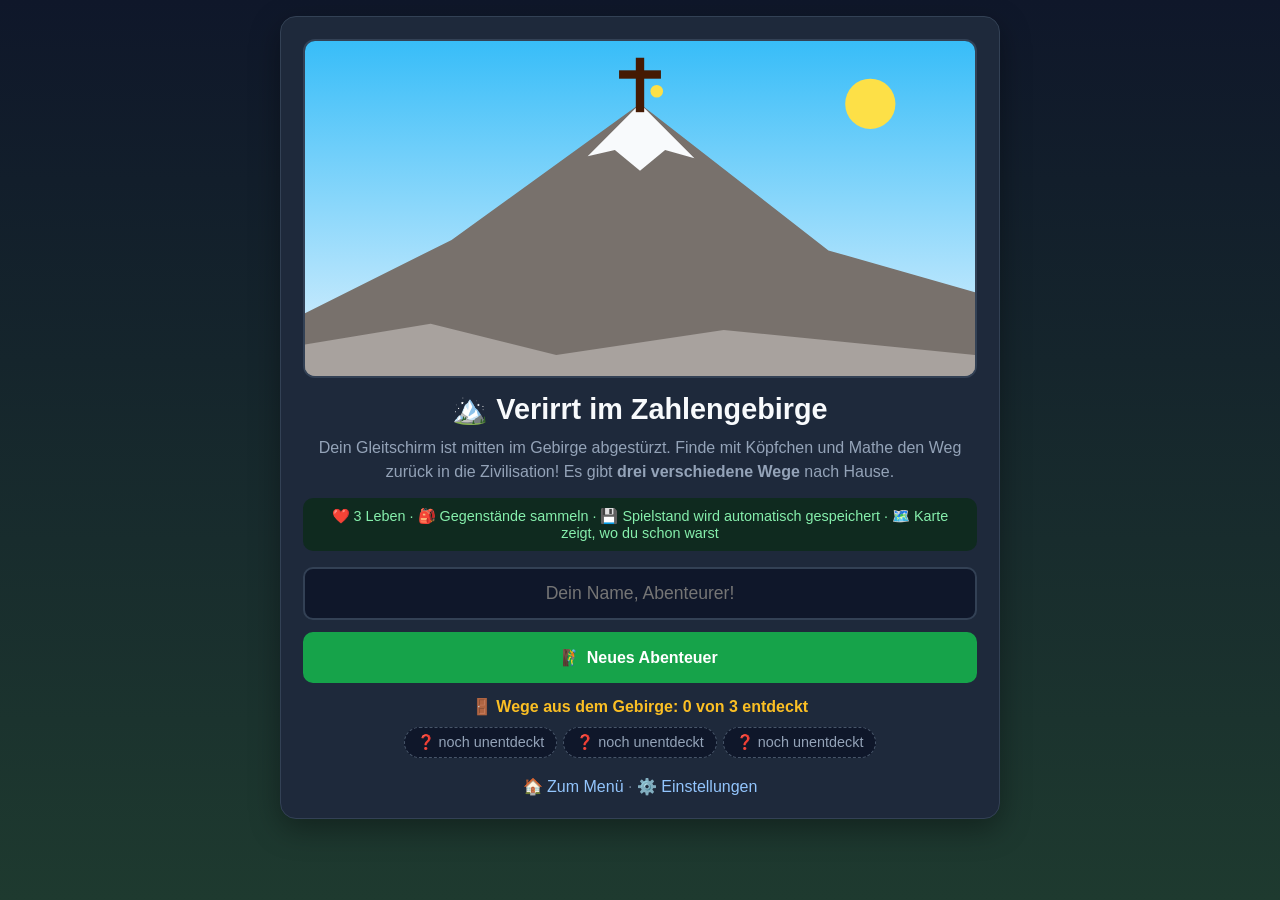
<file: mountain.html>
<!DOCTYPE html>
<html lang="de">
<head>
    <meta charset="UTF-8">
    <meta name="viewport" content="width=device-width, initial-scale=1.0">
    <title>TeachMath – Verirrt im Zahlengebirge</title>
    <link rel="stylesheet" href="mountain.css">
</head>
<body>
<div id="toast" class="toast"></div>

<!-- START -->
<div id="screen-start" class="screen active">
    <div class="card center">
        <div id="start-scene" class="scene"></div>
        <h1>🏔️ Verirrt im Zahlengebirge</h1>
        <p class="sub">Dein Gleitschirm ist mitten im Gebirge abgestürzt. Finde mit Köpfchen und Mathe den Weg zurück in die Zivilisation! Es gibt <b>drei verschiedene Wege</b> nach Hause.</p>
        <div class="rules">❤️ 3 Leben · 🎒 Gegenstände sammeln · 💾 Spielstand wird automatisch gespeichert · 🗺️ Karte zeigt, wo du schon warst</div>
        <input type="text" id="player-name" placeholder="Dein Name, Abenteurer!" maxlength="20">
        <button id="btn-new" class="btn primary">🧗 Neues Abenteuer</button>
        <button id="btn-continue" class="btn gold hidden">▶️ Weiterspielen</button>
        <div id="start-exits" class="exits"></div>
        <div id="hs-list" class="hs"></div>
        <div class="links"><a href="index.html">🏠 Zum Menü</a> · <a href="settings.html">⚙️ Einstellungen</a></div>
    </div>
</div>

<!-- SPIEL -->
<div id="screen-game" class="screen">
    <div class="hud">
        <span id="hud-name" class="hud-name"></span>
        <span id="hud-lives"></span>
        <span class="hud-score">⭐ <span id="hud-score">0</span></span>
    </div>
    <div class="toolbar">
        <button id="btn-map" class="btn small">🗺️ Karte</button>
        <button id="btn-save" class="btn small">💾 Speichern</button>
        <button id="btn-to-menu" class="btn small">🏠 Menü</button>
    </div>
    <div class="card">
        <div id="scene" class="scene"></div>
        <h2 id="loc-title"></h2>
        <p id="loc-text" class="loc-text"></p>
        <div id="msg" class="msg hidden"></div>

        <div id="challenge" class="challenge hidden">
            <div class="ch-head">🧮 Rätsel</div>
            <div id="ch-text" class="ch-text"></div>
            <div class="ch-row">
                <input type="text" inputmode="decimal" id="ch-input" placeholder="Deine Antwort" autocomplete="off">
                <span id="ch-unit" class="ch-unit"></span>
            </div>
            <div id="ch-hint" class="ch-hint"></div>
            <div id="ch-feedback" class="feedback hidden"></div>
            <div class="ch-buttons">
                <button id="btn-check" class="btn primary">✓ Prüfen</button>
                <button id="btn-hint" class="btn hint">💡 Tipp</button>
                <button id="btn-cancel" class="btn">↩️ Lieber nicht</button>
            </div>
        </div>

        <div id="actions" class="actions"></div>
    </div>
    <div class="card">
        <h3>🎒 Rucksack</h3>
        <div id="inventory" class="inventory"></div>
    </div>
</div>

<!-- KARTE -->
<div id="map-overlay" class="overlay hidden">
    <div class="card map-card">
        <h2>🗺️ Deine Karte</h2>
        <p class="sub">📍 = hier bist du · ❓ = noch nicht besucht</p>
        <div id="map-grid" class="map-grid"></div>
        <button id="btn-close-map" class="btn primary">Schließen</button>
    </div>
</div>

<!-- GEWONNEN -->
<div id="screen-win" class="screen">
    <div class="card center win">
        <div id="win-scene" class="scene"></div>
        <h1>🎉 Gerettet!</h1>
        <h2 id="win-title"></h2>
        <p id="win-text" class="loc-text"></p>
        <p class="big">⭐ <span id="win-score">0</span> Punkte</p>
        <div id="win-exits" class="exits"></div>
        <p class="sub">Schaffst du es auch über einen anderen Weg nach Hause?</p>
        <button id="btn-win-again" class="btn primary">🔄 Neues Abenteuer</button>
        <button id="btn-win-menu" class="btn">🏠 Zum Menü</button>
    </div>
</div>

<!-- GAME OVER -->
<div id="screen-over" class="screen">
    <div class="card center">
        <div class="huge">🥶</div>
        <h1>Keine Leben mehr!</h1>
        <p id="over-text" class="sub"></p>
        <p class="big">⭐ <span id="over-score">0</span> Punkte</p>
        <button id="btn-over-again" class="btn primary">🔄 Nochmal versuchen</button>
        <button id="btn-over-menu" class="btn">🏠 Zum Menü</button>
    </div>
</div>

<script src="mountain-data.js"></script>
<script src="mountain.js"></script>
</body>
</html>
</file>
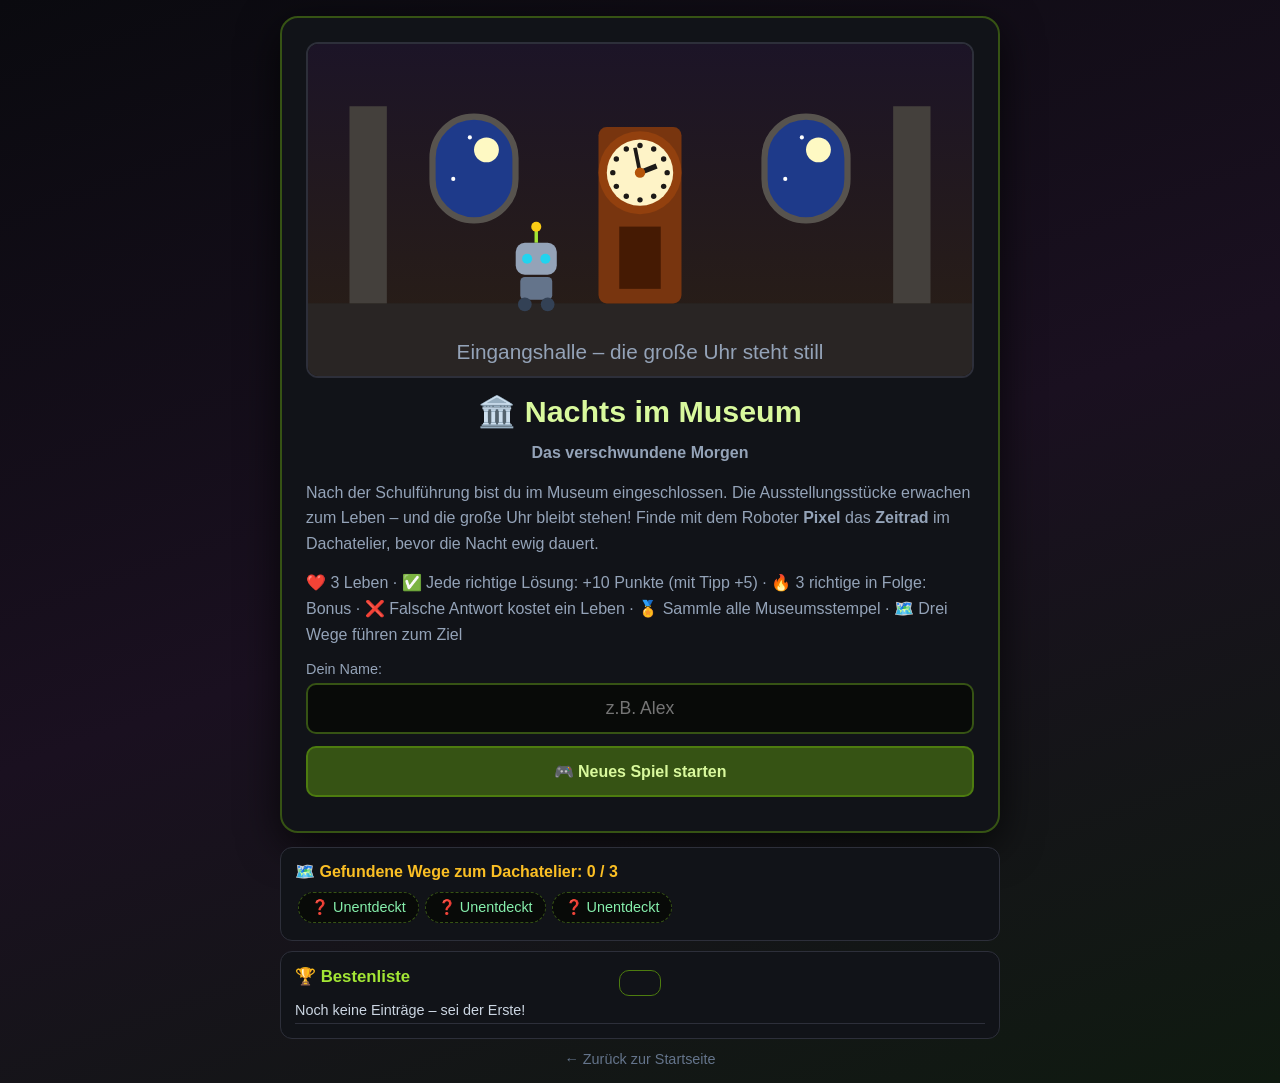
<file: museum.html>
<!DOCTYPE html>
<html lang="de">
<head>
    <meta charset="UTF-8">
    <meta name="viewport" content="width=device-width, initial-scale=1.0">
    <title>TeachMath – Nachts im Museum</title>
    <link rel="stylesheet" href="museum.css">
</head>
<body>

<!-- ====== START-SCREEN ====== -->
<div class="screen active" id="screen-start">
    <div class="start-card">
        <div class="start-scene" id="start-scene"></div>
        <div class="start-content">
            <h1>🏛️ Nachts im Museum</h1>
            <p class="sub" style="text-align:center"><b>Das verschwundene Morgen</b></p>
            <p class="sub">Nach der Schulführung bist du im Museum eingeschlossen. Die Ausstellungsstücke erwachen zum Leben – und die große Uhr bleibt stehen! Finde mit dem Roboter <b>Pixel</b> das <b>Zeitrad</b> im Dachatelier, bevor die Nacht ewig dauert.</p>
            <p class="sub">❤️ 3 Leben · ✅ Jede richtige Lösung: +10 Punkte (mit Tipp +5) · 🔥 3 richtige in Folge: Bonus · ❌ Falsche Antwort kostet ein Leben · 🏅 Sammle alle Museumsstempel · 🗺️ Drei Wege führen zum Ziel</p>
            <div class="name-input">
                <label for="player-name">Dein Name:</label>
                <input type="text" id="player-name" placeholder="z.B. Alex" maxlength="20" autocomplete="off">
            </div>
            <button class="btn btn-primary" id="btn-new">🎮 Neues Spiel starten</button>
            <button class="btn hidden" id="btn-continue">▶️ Weiterspielen</button>
        </div>
    </div>
    <div class="hs-box start-exits" id="start-exits"></div>
    <div class="hs-box" id="hs-list"></div>
    <a class="back-link" href="index.html">← Zurück zur Startseite</a>
</div>

<!-- ====== GAME-SCREEN ====== -->
<div class="screen" id="screen-game">
    <header class="hud">
        <div class="hud-left">
            <span id="hud-name">🧒 Spieler</span>
            <span id="hud-lives">❤️❤️❤️</span>
            <span title="Museumsstempel">🏅 <b id="hud-stamps">0/5</b></span>
        </div>
        <div class="hud-right">
            <span>⭐ <b id="hud-score">0</b></span>
            <button class="btn btn-sm" id="btn-save" title="Speichern">💾</button>
            <button class="btn btn-sm" id="btn-map" title="Museumsplan">🗺️</button>
            <button class="btn btn-sm btn-ghost" id="btn-to-menu" title="Menü">🏠</button>
        </div>
    </header>

    <main class="game-main">
        <section class="scene-wrap"><div class="scene" id="scene"></div></section>
        <div class="loc-title" id="loc-title">📍 Ort</div>
        <div class="loc-text" id="loc-text"></div>
        <div class="pixel-badge hidden" id="pixel-tip"></div>
        <div class="msg hidden" id="msg"></div>

        <section class="challenge hidden" id="challenge">
            <h3>🧮 Mathe-Rätsel</h3>
            <div class="ch-text" id="ch-text"></div>
            <div id="ch-work">
            <div class="ch-input-row">
                <input type="text" id="ch-input" placeholder="Deine Antwort" autocomplete="off" inputmode="numeric">
                <span class="ch-unit" id="ch-unit"></span>
            </div>
            <div class="ch-hint" id="ch-hint"></div>
            <div class="feedback hidden" id="ch-feedback"></div>
            <div class="ch-btn-row">
                <button class="btn btn-primary" id="btn-check">✔️ Prüfen</button>
                <button class="btn btn-gold" id="btn-hint">💡 Tipp</button>
                <button class="btn btn-ghost" id="btn-cancel">Abbrechen</button>
            </div>
            </div>
            <div class="ch-success hidden" id="ch-success">
                <div id="ch-success-text"></div>
                <button class="btn btn-primary" id="btn-ch-continue">Weiter ➡️</button>
            </div>
        </section>

        <section class="actions" id="actions"></section>
        <footer class="inventory" id="inventory"></footer>
    </main>
</div>

<!-- ====== WIN-SCREEN ====== -->
<div class="screen" id="screen-win">
    <div class="end-card">
        <div class="end-scene" id="win-scene"></div>
        <h1 id="win-title">🌅 Geschafft!</h1>
        <div class="end-text" id="win-text"></div>
        <div class="end-score">⭐ <b id="win-score">0</b> Punkte</div>
        <div class="exits-found" id="win-exits"></div>
        <button class="btn btn-primary" id="btn-win-again">🔄 Anderen Weg ausprobieren</button>
        <button class="btn" id="btn-win-menu">🏠 Zur Startseite</button>
    </div>
</div>

<!-- ====== GAME-OVER-SCREEN ====== -->
<div class="screen" id="screen-over">
    <div class="end-card">
        <div class="end-scene" id="over-scene"></div>
        <h1>😴 Spiel vorbei</h1>
        <div class="end-text" id="over-text"></div>
        <div class="end-score">⭐ <b id="over-score">0</b> Punkte erreicht</div>
        <button class="btn btn-primary" id="btn-over-again">🔄 Nochmal versuchen</button>
        <button class="btn" id="btn-over-menu">🏠 Zur Startseite</button>
    </div>
</div>

<!-- ====== MUSEUMSPLAN ====== -->
<div class="map-overlay hidden" id="map-overlay">
    <div class="map-card">
        <div class="map-header">
            <h3>🗺️ Museumsplan</h3>
            <button class="btn btn-sm btn-ghost" id="btn-close-map">✖</button>
        </div>
        <div class="map-grid" id="map-grid"></div>
        <div class="map-legend">
            <span class="chip visited">✅ Besucht</span>
            <span class="chip unknown">❓ Unbekannt</span>
            <span class="chip here">📍 Du bist hier</span>
        </div>
    </div>
</div>

<div class="toast" id="toast"></div>

<script src="museum-data.js"></script>
<script src="museum-scenes.js"></script>
<script src="museum.js"></script>
</body>
</html>
</file>
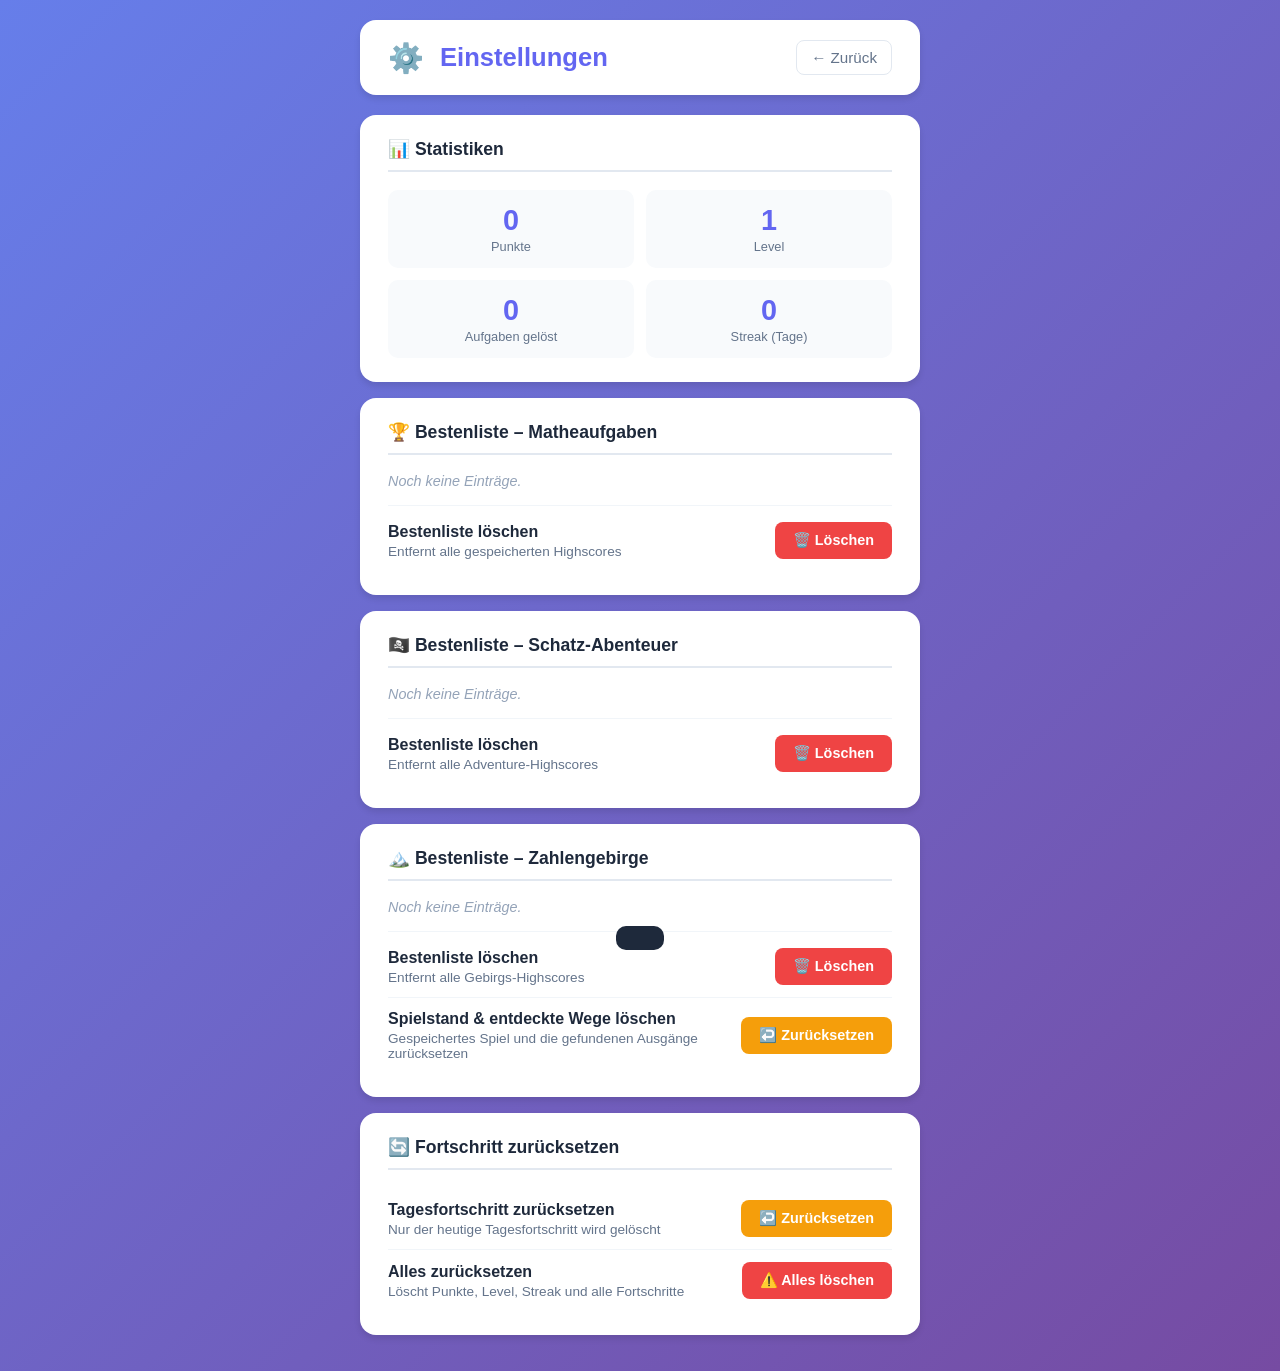
<file: settings.html>
<!DOCTYPE html>
<html lang="de">
<head>
    <meta charset="UTF-8">
    <meta name="viewport" content="width=device-width, initial-scale=1.0">
    <title>TeachMath – Einstellungen</title>
    <link rel="stylesheet" href="styles.css">
    <style>
        body {
            background: linear-gradient(135deg, #667eea 0%, #764ba2 100%);
            min-height: 100vh;
        }
        .settings-container {
            max-width: 600px;
            margin: 0 auto;
            padding: 20px;
        }
        .settings-header {
            background: #fff;
            border-radius: 16px;
            padding: 20px 28px;
            margin-bottom: 20px;
            display: flex;
            align-items: center;
            gap: 16px;
            box-shadow: 0 4px 6px rgba(0,0,0,0.1);
        }
        .settings-header h1 { font-size: 1.6rem; color: #6366f1; }
        .settings-header a {
            margin-left: auto;
            text-decoration: none;
            font-size: 0.95rem;
            color: #64748b;
            border: 1px solid #e2e8f0;
            padding: 8px 14px;
            border-radius: 8px;
        }
        .settings-header a:hover { background: #f1f5f9; }

        .section {
            background: #fff;
            border-radius: 16px;
            padding: 24px 28px;
            margin-bottom: 16px;
            box-shadow: 0 4px 6px rgba(0,0,0,0.1);
        }
        .section h2 {
            font-size: 1.1rem;
            color: #1e293b;
            margin-bottom: 18px;
            padding-bottom: 10px;
            border-bottom: 2px solid #e2e8f0;
        }
        .setting-row {
            display: flex;
            align-items: center;
            justify-content: space-between;
            padding: 12px 0;
            border-bottom: 1px solid #f1f5f9;
        }
        .setting-row:last-child { border-bottom: none; }
        .setting-info h3 { font-size: 1rem; color: #1e293b; margin-bottom: 3px; }
        .setting-info p  { font-size: 0.85rem; color: #64748b; }

        .btn-danger {
            background: #ef4444;
            color: white;
            border: none;
            padding: 10px 18px;
            border-radius: 8px;
            font-size: 0.9rem;
            font-weight: 600;
            cursor: pointer;
            white-space: nowrap;
            transition: background 0.2s;
        }
        .btn-danger:hover { background: #dc2626; }
        .btn-danger:disabled { background: #94a3b8; cursor: not-allowed; }

        .btn-warn {
            background: #f59e0b;
            color: white;
            border: none;
            padding: 10px 18px;
            border-radius: 8px;
            font-size: 0.9rem;
            font-weight: 600;
            cursor: pointer;
            white-space: nowrap;
            transition: background 0.2s;
        }
        .btn-warn:hover { background: #d97706; }

        .toast {
            position: fixed;
            bottom: 30px;
            left: 50%;
            transform: translateX(-50%) translateY(80px);
            background: #1e293b;
            color: white;
            padding: 12px 24px;
            border-radius: 10px;
            font-size: 0.95rem;
            transition: transform 0.3s;
            z-index: 999;
        }
        .toast.show { transform: translateX(-50%) translateY(0); }

        .stat-grid {
            display: grid;
            grid-template-columns: 1fr 1fr;
            gap: 12px;
            margin-top: 4px;
        }
        .stat-box {
            background: #f8fafc;
            border-radius: 10px;
            padding: 14px;
            text-align: center;
        }
        .stat-box .val { font-size: 1.8rem; font-weight: 700; color: #6366f1; }
        .stat-box .lbl { font-size: 0.8rem; color: #64748b; margin-top: 2px; }

        .hs-table { width: 100%; border-collapse: collapse; margin-top: 8px; }
        .hs-table th { text-align: left; color: #64748b; font-size: 0.8rem; padding: 6px 4px; border-bottom: 1px solid #e2e8f0; }
        .hs-table td { padding: 8px 4px; font-size: 0.95rem; border-bottom: 1px solid #f1f5f9; }
        .hs-table tr:first-child td { font-weight: 700; color: #f59e0b; }
        .empty-msg { color: #94a3b8; font-size: 0.9rem; font-style: italic; }
    </style>
</head>
<body>
<div class="settings-container">

    <!-- Header -->
    <div class="settings-header">
        <span style="font-size:1.8rem">⚙️</span>
        <h1>Einstellungen</h1>
        <a href="index.html">← Zurück</a>
    </div>

    <!-- Statistiken -->
    <div class="section">
        <h2>📊 Statistiken</h2>
        <div class="stat-grid" id="stats-grid">
            <div class="stat-box"><div class="val" id="stat-points">0</div><div class="lbl">Punkte</div></div>
            <div class="stat-box"><div class="val" id="stat-level">1</div><div class="lbl">Level</div></div>
            <div class="stat-box"><div class="val" id="stat-solved">0</div><div class="lbl">Aufgaben gelöst</div></div>
            <div class="stat-box"><div class="val" id="stat-streak">0</div><div class="lbl">Streak (Tage)</div></div>
        </div>
    </div>

    <!-- Bestenliste Matheaufgaben -->
    <div class="section">
        <h2>🏆 Bestenliste – Matheaufgaben</h2>
        <div id="hs-math-content"></div>
        <div class="setting-row" style="margin-top:16px; border-top: 1px solid #f1f5f9; padding-top: 16px;">
            <div class="setting-info">
                <h3>Bestenliste löschen</h3>
                <p>Entfernt alle gespeicherten Highscores</p>
            </div>
            <button class="btn-danger" id="btn-clear-math-hs">🗑️ Löschen</button>
        </div>
    </div>

    <!-- Bestenliste Adventure -->
    <div class="section">
        <h2>🏴‍☠️ Bestenliste – Schatz-Abenteuer</h2>
        <div id="hs-adventure-content"></div>
        <div class="setting-row" style="margin-top:16px; border-top: 1px solid #f1f5f9; padding-top: 16px;">
            <div class="setting-info">
                <h3>Bestenliste löschen</h3>
                <p>Entfernt alle Adventure-Highscores</p>
            </div>
            <button class="btn-danger" id="btn-clear-adv-hs">🗑️ Löschen</button>
        </div>
    </div>

    <!-- Bestenliste Gebirge -->
    <div class="section">
        <h2>🏔️ Bestenliste – Zahlengebirge</h2>
        <div id="hs-mountain-content"></div>
        <div class="setting-row" style="margin-top:16px; border-top: 1px solid #f1f5f9; padding-top: 16px;">
            <div class="setting-info">
                <h3>Bestenliste löschen</h3>
                <p>Entfernt alle Gebirgs-Highscores</p>
            </div>
            <button class="btn-danger" id="btn-clear-mtn-hs">🗑️ Löschen</button>
        </div>
        <div class="setting-row">
            <div class="setting-info">
                <h3>Spielstand & entdeckte Wege löschen</h3>
                <p>Gespeichertes Spiel und die gefundenen Ausgänge zurücksetzen</p>
            </div>
            <button class="btn-warn" id="btn-clear-mtn-save">↩️ Zurücksetzen</button>
        </div>
    </div>

    <!-- Fortschritt zurücksetzen -->
    <div class="section">
        <h2>🔄 Fortschritt zurücksetzen</h2>
        <div class="setting-row">
            <div class="setting-info">
                <h3>Tagesfortschritt zurücksetzen</h3>
                <p>Nur der heutige Tagesfortschritt wird gelöscht</p>
            </div>
            <button class="btn-warn" id="btn-reset-daily">↩️ Zurücksetzen</button>
        </div>
        <div class="setting-row">
            <div class="setting-info">
                <h3>Alles zurücksetzen</h3>
                <p>Löscht Punkte, Level, Streak und alle Fortschritte</p>
            </div>
            <button class="btn-danger" id="btn-reset-all">⚠️ Alles löschen</button>
        </div>
    </div>

</div>

<!-- Toast -->
<div class="toast" id="toast"></div>

<script>
    function showToast(msg) {
        const t = document.getElementById('toast');
        t.textContent = msg;
        t.classList.add('show');
        setTimeout(() => t.classList.remove('show'), 2500);
    }

    function confirm2(msg) {
        return confirm(msg);
    }

    // Statistiken laden
    function loadStats() {
        const raw = localStorage.getItem('teachmath_state');
        if (raw) {
            const s = JSON.parse(raw);
            document.getElementById('stat-points').textContent = s.points || 0;
            document.getElementById('stat-level').textContent = s.level || 1;
            document.getElementById('stat-solved').textContent = s.totalSolved || 0;
            document.getElementById('stat-streak').textContent = s.streak || 0;
        }
    }

    // Bestenlisten rendern
    function renderHsMath() {
        // TeachMath hat aktuell keine persistente Highscore-Liste; Platzhalter
        const container = document.getElementById('hs-math-content');
        const raw = localStorage.getItem('teachmath_highscores');
        if (!raw) { container.innerHTML = '<p class="empty-msg">Noch keine Einträge.</p>'; return; }
        const hs = JSON.parse(raw);
        if (!hs.length) { container.innerHTML = '<p class="empty-msg">Noch keine Einträge.</p>'; return; }
        container.innerHTML = '<table class="hs-table"><tr><th>#</th><th>Name</th><th>Punkte</th><th>Datum</th></tr>' +
            hs.map((e, i) => `<tr><td>${i+1}</td><td>${e.name}</td><td>⭐ ${e.score}</td><td>${e.date||''}</td></tr>`).join('') +
            '</table>';
    }

    function renderHsAdventure() {
        const container = document.getElementById('hs-adventure-content');
        const raw = localStorage.getItem('adventure_hs');
        if (!raw) { container.innerHTML = '<p class="empty-msg">Noch keine Einträge.</p>'; return; }
        const hs = JSON.parse(raw);
        if (!hs.length) { container.innerHTML = '<p class="empty-msg">Noch keine Einträge.</p>'; return; }
        container.innerHTML = '<table class="hs-table"><tr><th>#</th><th>Name</th><th>Punkte</th><th>Datum</th></tr>' +
            hs.map((e, i) => `<tr><td>${i+1}</td><td>${e.name}</td><td>⭐ ${e.score}</td><td>${e.date||''}</td></tr>`).join('') +
            '</table>';
    }

    // Buttons
    document.getElementById('btn-clear-math-hs').addEventListener('click', () => {
        if (!confirm2('Mathe-Bestenliste wirklich löschen?')) return;
        localStorage.removeItem('teachmath_highscores');
        renderHsMath();
        showToast('✅ Mathe-Bestenliste gelöscht');
    });

    document.getElementById('btn-clear-adv-hs').addEventListener('click', () => {
        if (!confirm2('Adventure-Bestenliste wirklich löschen?')) return;
        localStorage.removeItem('adventure_hs');
        renderHsAdventure();
        showToast('✅ Adventure-Bestenliste gelöscht');
    });

    document.getElementById('btn-reset-daily').addEventListener('click', () => {
        if (!confirm2('Tagesfortschritt zurücksetzen?')) return;
        const raw = localStorage.getItem('teachmath_state');
        if (raw) {
            const s = JSON.parse(raw);
            s.dailyProgress = 0;
            localStorage.setItem('teachmath_state', JSON.stringify(s));
            loadStats();
        }
        showToast('✅ Tagesfortschritt zurückgesetzt');
    });

    document.getElementById('btn-reset-all').addEventListener('click', () => {
        if (!confirm2('Wirklich ALLES löschen? Punkte, Level und Streak gehen verloren!')) return;
        if (!confirm2('Bist du sicher? Diese Aktion kann nicht rückgängig gemacht werden.')) return;
        localStorage.removeItem('teachmath_state');
        localStorage.removeItem('teachmath_highscores');
        localStorage.removeItem('adventure_hs');
        localStorage.removeItem('mountain_hs');
        localStorage.removeItem('mountain_save');
        localStorage.removeItem('mountain_exits');
        localStorage.removeItem('lastActive');
        loadStats();
        renderHsMath();
        renderHsAdventure();
        showToast('✅ Alles zurückgesetzt');
    });

    // Gebirgs-Abenteuer
    function escHtml(t) { return String(t).replace(/[&<>"]/g, function (c) { return { "&": "&amp;", "<": "&lt;", ">": "&gt;", "\"": "&quot;" }[c]; }); }
    function renderHsMountain() {
        const container = document.getElementById('hs-mountain-content');
        let hs = [];
        try { hs = JSON.parse(localStorage.getItem('mountain_hs')) || []; } catch (e) { hs = []; }
        if (!hs.length) { container.innerHTML = '<p class="empty-msg">Noch keine Einträge.</p>'; return; }
        container.innerHTML = '<table class="hs-table"><tr><th>#</th><th>Name</th><th>Punkte</th><th>Ausgang</th></tr>' +
            hs.map(function (e, i) { return '<tr><td>' + (i + 1) + '</td><td>' + escHtml(e.name) + '</td><td>⭐ ' + e.score + '</td><td>' + escHtml(e.goal || '') + '</td></tr>'; }).join('') +
            '</table>';
    }
    document.getElementById('btn-clear-mtn-hs').addEventListener('click', () => {
        if (!confirm2('Gebirgs-Bestenliste wirklich löschen?')) return;
        localStorage.removeItem('mountain_hs');
        renderHsMountain();
        showToast('✅ Gebirgs-Bestenliste gelöscht');
    });
    document.getElementById('btn-clear-mtn-save').addEventListener('click', () => {
        if (!confirm2('Gespeichertes Gebirgs-Spiel und entdeckte Wege löschen?')) return;
        localStorage.removeItem('mountain_save');
        localStorage.removeItem('mountain_exits');
        showToast('✅ Spielstand zurückgesetzt');
    });

    // Init
    loadStats();
    renderHsMath();
    renderHsAdventure();
    renderHsMountain();
</script>
</body>
</html>
</file>
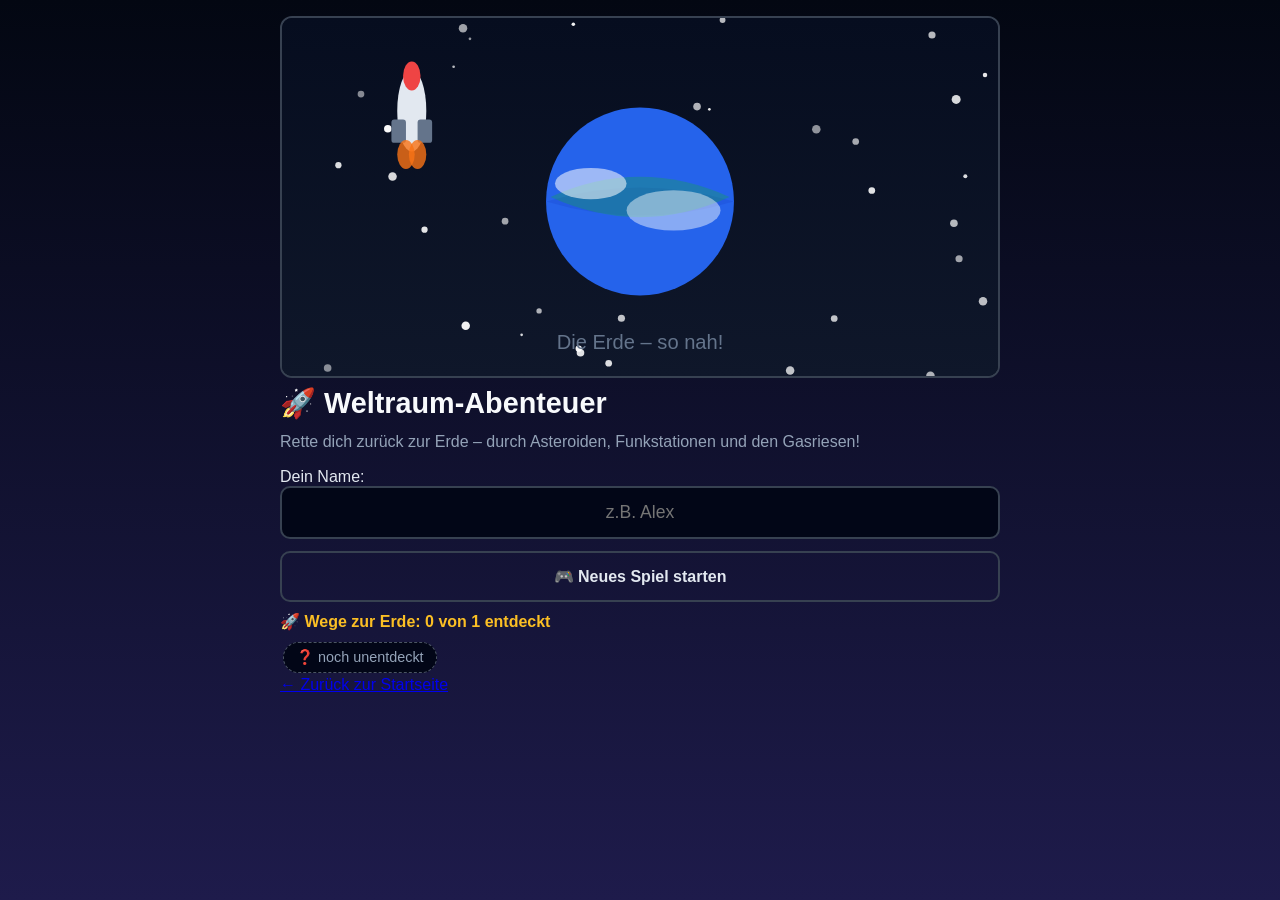
<file: space.html>
<!DOCTYPE html>
<html lang="de">
<head>
    <meta charset="UTF-8">
    <meta name="viewport" content="width=device-width, initial-scale=1.0">
    <title>TeachMath – Weltraum-Abenteuer</title>
    <link rel="stylesheet" href="space.css">
</head>
<body>
<div class="stars-bg"></div>

<!-- ====== START-SCREEN ====== -->
<div class="screen active" id="screen-start">
    <div class="start-card">
        <div class="start-scene" id="start-scene"></div>
        <div class="start-content">
            <h1>🚀 Weltraum-Abenteuer</h1>
            <p class="sub">Rette dich zurück zur Erde – durch Asteroiden, Funkstationen und den Gasriesen!</p>
            <div class="name-input">
                <label for="player-name">Dein Name:</label>
                <input type="text" id="player-name" placeholder="z.B. Alex" maxlength="20" autocomplete="off">
            </div>
            <button class="btn btn-primary" id="btn-new">🎮 Neues Spiel starten</button>
            <button class="btn hidden" id="btn-continue">▶️ Weiterspielen</button>
        </div>
    </div>
    <div class="start-exits" id="start-exits"></div>
    <div class="hs-box" id="hs-list"></div>
    <a class="back-link" href="index.html">← Zurück zur Startseite</a>
</div>

<!-- ====== GAME-SCREEN ====== -->
<div class="screen" id="screen-game">
    <header class="hud">
        <div class="hud-left">
            <span id="hud-name">🚀 Spieler</span>
            <span id="hud-lives">❤️❤️❤️</span>
        </div>
        <div class="hud-right">
            <span>⭐ <b id="hud-score">0</b></span>
            <button class="btn btn-sm" id="btn-save" title="Speichern">💾</button>
            <button class="btn btn-sm" id="btn-map" title="Sternenkarte">🗺️</button>
            <button class="btn btn-sm btn-ghost" id="btn-to-menu" title="Menü">🏠</button>
        </div>
    </header>

    <main class="game-main">
        <section class="scene-wrap">
            <div class="scene" id="scene"></div>
        </section>

        <div class="loc-title" id="loc-title">📍 Ort</div>
        <div class="loc-text"  id="loc-text">Hier ist die Geschichte.</div>

        <div class="msg hidden" id="msg"></div>

        <!-- Aktions-Buttons -->
        <section class="actions" id="actions"></section>

        <!-- Rätsel-Box -->
        <section class="challenge hidden" id="challenge">
            <h3>🧮 Mathe-Aufgabe</h3>
            <div class="ch-text" id="ch-text"></div>
            <div class="ch-input-row">
                <input type="text" id="ch-input" placeholder="Deine Antwort"
                       autocomplete="off" inputmode="decimal">
                <span class="ch-unit" id="ch-unit"></span>
            </div>
            <div class="ch-btn-row">
                <button class="btn btn-primary" id="btn-check">✔️ Prüfen</button>
                <button class="btn"             id="btn-hint">💡 Tipp</button>
                <button class="btn btn-ghost"   id="btn-cancel">Abbrechen</button>
            </div>
            <div class="ch-hint"     id="ch-hint"></div>
            <div class="feedback hidden" id="ch-feedback"></div>
        </section>

        <!-- Inventar -->
        <footer class="inventory" id="inventory"></footer>
    </main>
</div>

<!-- ====== WIN-SCREEN ====== -->
<div class="screen" id="screen-win">
    <div class="end-card">
        <div class="end-scene" id="win-scene"></div>
        <h1 id="win-title">🎉 Geschafft!</h1>
        <div class="end-text" id="win-text"></div>
        <div class="end-score">⭐ <b id="win-score">0</b> Punkte</div>
        <div class="exits-found" id="win-exits"></div>
        <button class="btn btn-primary" id="btn-win-again">🔄 Nochmal spielen</button>
        <button class="btn"             id="btn-win-menu">🏠 Zur Startseite</button>
    </div>
</div>

<!-- ====== GAME-OVER-SCREEN ====== -->
<div class="screen" id="screen-over">
    <div class="end-card">
        <div class="end-scene" id="over-scene"></div>
        <h1>💫 Spiel vorbei</h1>
        <div class="end-text" id="over-text"></div>
        <div class="end-score">⭐ <b id="over-score">0</b> Punkte erreicht</div>
        <button class="btn btn-primary" id="btn-over-again">🔄 Nochmal versuchen</button>
        <button class="btn"             id="btn-over-menu">🏠 Zur Startseite</button>
    </div>
</div>

<!-- ====== KARTEN-OVERLAY ====== -->
<div class="map-overlay hidden" id="map-overlay">
    <div class="map-card">
        <div class="map-header">
            <h3>🗺️ Sternenkarte</h3>
            <button class="btn btn-sm btn-ghost" id="btn-close-map">✖</button>
        </div>
        <div class="map-grid" id="map-grid"></div>
        <div class="map-legend">
            <span class="chip visited">✅ Besucht</span>
            <span class="chip unknown">❓ Unbekannt</span>
            <span class="chip here">📍 Du bist hier</span>
        </div>
    </div>
</div>

<!-- Toast-Meldung -->
<div class="toast" id="toast"></div>

<script src="space-data.js"></script>
<script src="space.js"></script>
</body>
</html>
</file>
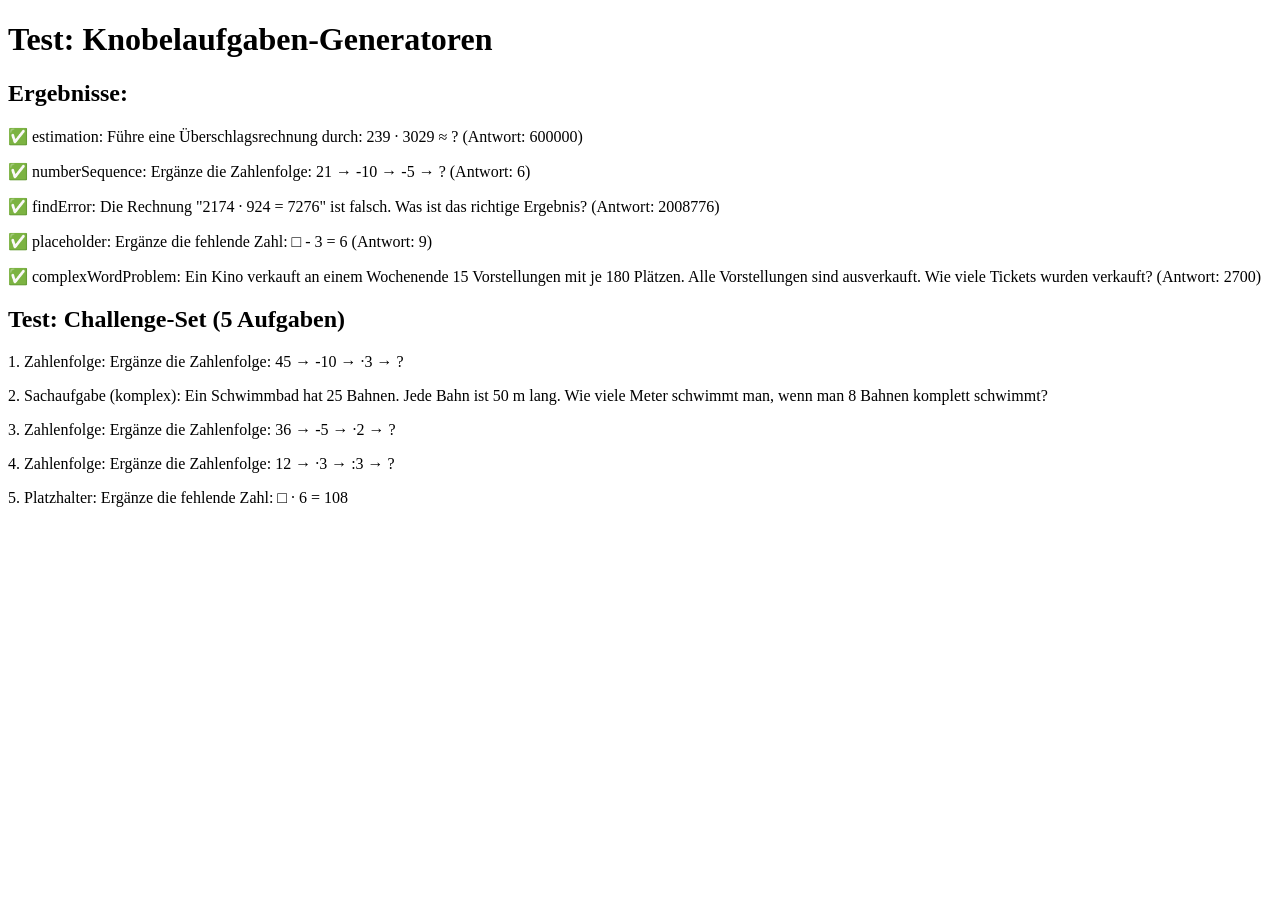
<file: test.html>
<!DOCTYPE html>
<html lang="de">
<head>
    <meta charset="UTF-8">
    <title>TeachMath - Test der Knobelaufgaben</title>
</head>
<body>
    <h1>Test: Knobelaufgaben-Generatoren</h1>
    <div id="output"></div>
    
    <script src="app.js"></script>
    <script>
        const output = document.getElementById('output');
        
        function testGenerator(name) {
            try {
                const exercise = exerciseGenerators[name]();
                return `✅ ${name}: ${exercise.question} (Antwort: ${exercise.answer})`;
            } catch (e) {
                return `❌ ${name}: FEHLER - ${e.message}`;
            }
        }
        
        const testTypes = ['estimation', 'numberSequence', 'findError', 'placeholder', 'complexWordProblem'];
        
        output.innerHTML = '<h2>Ergebnisse:</h2>';
        testTypes.forEach(type => {
            const result = testGenerator(type);
            output.innerHTML += `<p>${result}</p>`;
        });
        
        // Test challenge topic
        output.innerHTML += '<h2>Test: Challenge-Set (5 Aufgaben)</h2>';
        try {
            const exercises = generateExerciseSet('challenge', 5);
            exercises.forEach((ex, i) => {
                output.innerHTML += `<p>${i+1}. ${ex.topic}: ${ex.question}</p>`;
            });
        } catch (e) {
            output.innerHTML += `<p>❌ FEHLER: ${e.message}</p>`;
        }
    </script>
</body>
</html>
</file>
<file: styles.css>
* {
    margin: 0;
    padding: 0;
    box-sizing: border-box;
}

:root {
    --primary: #6366f1;
    --primary-dark: #4f46e5;
    --success: #10b981;
    --error: #ef4444;
    --warning: #f59e0b;
    --bg: #f8fafc;
    --card-bg: #ffffff;
    --text: #1e293b;
    --text-light: #64748b;
    --border: #e2e8f0;
}

body {
    font-family: -apple-system, BlinkMacSystemFont, 'Segoe UI', Roboto, Oxygen, Ubuntu, Cantarell, sans-serif;
    background: linear-gradient(135deg, #667eea 0%, #764ba2 100%);
    min-height: 100vh;
    color: var(--text);
}

.container {
    max-width: 1200px;
    margin: 0 auto;
    padding: 20px;
}

/* Header */
header {
    background: var(--card-bg);
    border-radius: 16px;
    padding: 20px;
    margin-bottom: 20px;
    display: flex;
    justify-content: space-between;
    align-items: center;
    box-shadow: 0 4px 6px rgba(0, 0, 0, 0.1);
}

header h1 {
    font-size: 2rem;
    color: var(--primary);
}

.user-stats {
    display: flex;
    gap: 20px;
}

.stat {
    display: flex;
    align-items: center;
    gap: 8px;
    font-size: 1.2rem;
    font-weight: bold;
}

.stat .icon {
    font-size: 1.5rem;
}

/* Navigation */
nav {
    background: var(--card-bg);
    border-radius: 16px;
    padding: 10px;
    margin-bottom: 20px;
    display: flex;
    gap: 10px;
    box-shadow: 0 4px 6px rgba(0, 0, 0, 0.1);
}

.nav-btn {
    flex: 1;
    padding: 12px 20px;
    border: none;
    background: transparent;
    border-radius: 8px;
    font-size: 1rem;
    font-weight: 600;
    cursor: pointer;
    transition: all 0.3s;
}

.nav-btn:hover {
    background: var(--bg);
}

.nav-btn.active {
    background: var(--primary);
    color: white;
}

.geometry-module {
    margin-top: 24px;
}

.geometry-header {
    display: flex;
    justify-content: space-between;
    align-items: center;
    gap: 16px;
    margin-bottom: 20px;
    flex-wrap: wrap;
}

.geometry-header h2 {
    font-size: 2rem;
    margin-bottom: 4px;
}

.geometry-header p {
    color: var(--text-light);
}

.geometry-toggle {
    display: flex;
    gap: 10px;
    flex-wrap: wrap;
}

.geometry-mode-btn {
    background: #e2e8f0;
    border: none;
    border-radius: 999px;
    padding: 10px 16px;
    font-weight: 700;
    color: var(--text);
    cursor: pointer;
    transition: all 0.2s ease;
}

.geometry-mode-btn.active {
    background: linear-gradient(135deg, #10b981, #059669);
    color: white;
}

.geometry-grid {
    display: grid;
    grid-template-columns: repeat(auto-fit, minmax(240px, 1fr));
    gap: 18px;
}

.geometry-card {
    background: linear-gradient(135deg, #f8fafc 0%, #ecfeff 100%);
    border: 1px solid #dbeafe;
    border-radius: 16px;
    padding: 18px;
    display: flex;
    flex-direction: column;
    gap: 12px;
}

.geometry-card-header {
    display: flex;
    justify-content: space-between;
    align-items: center;
}

.geometry-icon {
    font-size: 2rem;
}

.geometry-level {
    background: #dbeafe;
    color: #1d4ed8;
    border-radius: 999px;
    padding: 4px 10px;
    font-size: 0.75rem;
    font-weight: 700;
}

.geometry-card h3 {
    font-size: 1.4rem;
}

.geometry-formula {
    background: #111827;
    color: #e2e8f0;
    border-radius: 10px;
    padding: 10px 12px;
    font-weight: 700;
    font-size: 0.95rem;
    overflow-wrap: anywhere;
}

.geometry-example {
    background: #ecfdf5;
    padding: 10px 12px;
    border-radius: 10px;
    color: #064e3b;
    line-height: 1.5;
}

.geometry-tip {
    background: #fef3c7;
    border-radius: 10px;
    padding: 10px 12px;
    color: #78350f;
    line-height: 1.5;
}

/* Card */
.card {
    background: var(--card-bg);
    border-radius: 16px;
    padding: 30px;
    margin-bottom: 20px;
    box-shadow: 0 4px 6px rgba(0, 0, 0, 0.1);
}

.subtitle {
    color: var(--text-light);
    margin-top: 8px;
    font-size: 1.1rem;
}

/* Welcome Screen */
.welcome-card {
    text-align: center;
    max-width: 500px;
    margin: 0 auto;
}

.welcome-card h2 {
    margin-bottom: 20px;
    font-size: 2rem;
}

.welcome-card p {
    margin-bottom: 20px;
    font-size: 1.2rem;
    color: var(--text-light);
}

#username-input {
    width: 100%;
    padding: 15px;
    font-size: 1.1rem;
    border: 2px solid var(--border);
    border-radius: 8px;
    margin-bottom: 20px;
    text-align: center;
}

#username-input:focus {
    outline: none;
    border-color: var(--primary);
}

/* Buttons */
.btn-primary {
    background: var(--primary);
    color: white;
    border: none;
    padding: 15px 30px;
    font-size: 1.1rem;
    font-weight: 600;
    border-radius: 8px;
    cursor: pointer;
    transition: all 0.3s;
}

.btn-primary:hover {
    background: var(--primary-dark);
    transform: translateY(-2px);
    box-shadow: 0 4px 12px rgba(99, 102, 241, 0.4);
}

.btn-primary:disabled {
    background: var(--text-light);
    cursor: not-allowed;
    transform: none;
}

.btn-large {
    width: 100%;
    padding: 20px;
    font-size: 1.3rem;
    margin-top: 20px;
}

.btn-small {
    padding: 8px 16px;
    font-size: 0.9rem;
    background: transparent;
    border: 1px solid var(--border);
    border-radius: 6px;
    cursor: pointer;
}

.btn-small:hover {
    background: var(--bg);
}

/* Progress */
.progress-overview {
    margin: 30px 0;
}

.progress-item {
    margin-bottom: 20px;
}

.progress-label {
    font-weight: 600;
    margin-bottom: 8px;
    color: var(--text);
}

.progress-bar {
    height: 24px;
    background: var(--bg);
    border-radius: 12px;
    overflow: hidden;
    margin-bottom: 8px;
}

.progress-fill {
    height: 100%;
    background: linear-gradient(90deg, var(--primary), var(--primary-dark));
    transition: width 0.5s ease;
    border-radius: 12px;
}

.progress-text {
    font-size: 0.9rem;
    color: var(--text-light);
}

.goal-panel {
    background: linear-gradient(135deg, #eef2ff 0%, #f8fafc 100%);
    border: 1px solid #dfe7ff;
    border-radius: 14px;
    padding: 20px;
    margin-top: 20px;
}

.goal-header {
    display: flex;
    justify-content: space-between;
    align-items: center;
    margin-bottom: 12px;
}

.goal-header h3 {
    font-size: 1.1rem;
    color: var(--text);
}

.goal-badge {
    background: #dbeafe;
    color: #1d4ed8;
    border-radius: 999px;
    padding: 6px 10px;
    font-size: 0.8rem;
    font-weight: 700;
}

.goal-controls {
    display: flex;
    justify-content: space-between;
    align-items: center;
    gap: 12px;
    margin-bottom: 12px;
    font-weight: 600;
    color: var(--text-light);
}

.goal-controls select {
    border: 1px solid var(--border);
    border-radius: 10px;
    padding: 8px 12px;
    font-size: 0.95rem;
    background: white;
}

.goal-bar {
    height: 18px;
    background: #e2e8f0;
    border-radius: 999px;
    overflow: hidden;
    margin-bottom: 8px;
}

.goal-progress-fill {
    height: 100%;
    background: linear-gradient(90deg, #22c55e, #14b8a6);
    border-radius: 999px;
    transition: width 0.4s ease;
}

.goal-text {
    font-size: 0.9rem;
    color: var(--text-light);
    margin-bottom: 14px;
}

.difficulty-picker {
    display: flex;
    flex-direction: column;
    gap: 8px;
}

.difficulty-label {
    font-size: 0.8rem;
    color: var(--text-light);
    font-weight: 600;
    text-transform: uppercase;
    letter-spacing: 0.04em;
}

.difficulty-buttons {
    display: flex;
    gap: 8px;
    flex-wrap: wrap;
}

.difficulty-btn {
    flex: 1;
    min-width: 90px;
    padding: 8px 12px;
    border: 1px solid var(--border);
    background: white;
    border-radius: 10px;
    font-weight: 700;
    cursor: pointer;
    transition: all 0.2s ease;
}

.difficulty-btn.active {
    background: var(--primary);
    color: white;
    border-color: var(--primary);
    box-shadow: 0 6px 14px rgba(99, 102, 241, 0.25);
}

/* Topics Grid */
.topics-grid {
    display: grid;
    grid-template-columns: repeat(auto-fit, minmax(250px, 1fr));
    gap: 20px;
}

.topic-card {
    background: var(--card-bg);
    border: 2px solid var(--border);
    border-radius: 12px;
    padding: 20px;
    text-align: center;
    cursor: pointer;
    transition: all 0.3s;
    position: relative;
}

.topic-card:hover:not(.locked) {
    transform: translateY(-4px);
    box-shadow: 0 8px 16px rgba(0, 0, 0, 0.1);
    border-color: var(--primary);
}

.topic-card.locked {
    opacity: 0.5;
    cursor: not-allowed;
}

.topic-icon {
    font-size: 3rem;
    margin-bottom: 10px;
}

.topic-card h3 {
    margin-bottom: 8px;
}

.topic-card[data-topic="boss"] {
    box-shadow: 0 0 0 2px rgba(244, 63, 94, 0.2), 0 12px 24px rgba(244, 63, 94, 0.2);
}

.topic-card p {
    color: var(--text-light);
    font-size: 0.9rem;
    margin-bottom: 12px;
}

.topic-progress {
    display: inline-block;
    background: var(--primary);
    color: white;
    padding: 4px 12px;
    border-radius: 12px;
    font-size: 0.85rem;
    font-weight: 600;
}

.lock-icon {
    position: absolute;
    top: 10px;
    right: 10px;
    font-size: 1.5rem;
}

/* Exercise Card */
.exercise-card {
    max-width: 700px;
    margin: 0 auto;
}

.exercise-header {
    display: flex;
    justify-content: space-between;
    align-items: center;
    margin-bottom: 20px;
}

.exercise-info {
    display: flex;
    gap: 15px;
    font-weight: 600;
}

.exercise-topic {
    color: var(--primary);
}

.exercise-progress {
    height: 8px;
    background: var(--bg);
    border-radius: 4px;
    overflow: hidden;
    margin-bottom: 30px;
}

.question-container {
    min-height: 200px;
    margin-bottom: 30px;
}

.question {
    font-size: 2rem;
    text-align: center;
    margin-bottom: 30px;
    color: var(--text);
}

.answer-container {
    text-align: center;
}

.answer-input {
    width: 200px;
    padding: 20px;
    font-size: 2rem;
    text-align: center;
    border: 3px solid var(--border);
    border-radius: 12px;
    transition: all 0.3s;
}

.answer-input:focus {
    outline: none;
    border-color: var(--primary);
    box-shadow: 0 0 0 4px rgba(99, 102, 241, 0.1);
}

.answer-choices {
    display: grid;
    grid-template-columns: repeat(2, 1fr);
    gap: 15px;
    max-width: 400px;
    margin: 0 auto;
}

.choice-btn {
    padding: 20px;
    font-size: 1.5rem;
    font-weight: 600;
    background: var(--bg);
    border: 3px solid var(--border);
    border-radius: 12px;
    cursor: pointer;
    transition: all 0.3s;
}

.choice-btn:hover {
    background: white;
    border-color: var(--primary);
    transform: scale(1.05);
}

.choice-btn.selected {
    background: var(--primary);
    color: white;
    border-color: var(--primary);
}

/* Feedback */
.feedback {
    padding: 20px;
    border-radius: 12px;
    text-align: center;
    font-size: 1.2rem;
    font-weight: 600;
    margin-bottom: 20px;
    animation: slideIn 0.3s ease;
}

.feedback.correct {
    background: #d1fae5;
    color: var(--success);
    border: 2px solid var(--success);
}

.feedback.incorrect {
    background: #fee2e2;
    color: var(--error);
    border: 2px solid var(--error);
}

@keyframes slideIn {
    from {
        opacity: 0;
        transform: translateY(-20px);
    }
    to {
        opacity: 1;
        transform: translateY(0);
    }
}

.button-group {
    display: flex;
    gap: 15px;
}

.button-group button {
    flex: 1;
}

/* Achievements */
.achievements-grid {
    display: grid;
    grid-template-columns: repeat(auto-fill, minmax(150px, 1fr));
    gap: 20px;
    margin-top: 30px;
}

.achievement {
    text-align: center;
    padding: 20px;
    border-radius: 12px;
    background: var(--bg);
    border: 2px solid var(--border);
    transition: all 0.3s;
}

.achievement.unlocked {
    background: linear-gradient(135deg, #ffd89b 0%, #19547b 100%);
    color: white;
    border-color: transparent;
    animation: pulse 2s infinite;
}

.achievement-icon {
    font-size: 3rem;
    margin-bottom: 10px;
    filter: grayscale(100%);
}

.achievement.unlocked .achievement-icon {
    filter: grayscale(0%);
}

.achievement-name {
    font-weight: 600;
    margin-bottom: 5px;
}

.achievement-desc {
    font-size: 0.85rem;
    opacity: 0.8;
}

@keyframes pulse {
    0%, 100% {
        box-shadow: 0 0 0 0 rgba(255, 215, 0, 0.7);
    }
    50% {
        box-shadow: 0 0 0 10px rgba(255, 215, 0, 0);
    }
}

/* Modal */
.modal {
    position: fixed;
    top: 0;
    left: 0;
    width: 100%;
    height: 100%;
    background: rgba(0, 0, 0, 0.7);
    display: flex;
    justify-content: center;
    align-items: center;
    z-index: 1000;
    animation: fadeIn 0.3s ease;
}

.modal-content {
    background: var(--card-bg);
    border-radius: 16px;
    padding: 40px;
    max-width: 500px;
    text-align: center;
    animation: scaleIn 0.3s ease;
}

.modal-content h2 {
    font-size: 2rem;
    margin-bottom: 20px;
}

@keyframes fadeIn {
    from { opacity: 0; }
    to { opacity: 1; }
}

@keyframes scaleIn {
    from {
        opacity: 0;
        transform: scale(0.8);
    }
    to {
        opacity: 1;
        transform: scale(1);
    }
}

/* Utility */
.hidden {
    display: none !important;
}

.screen {
    animation: fadeIn 0.3s ease;
}

/* Responsive */
@media (max-width: 768px) {
    .container {
        padding: 10px;
    }

    header h1 {
        font-size: 1.5rem;
    }

    .user-stats {
        gap: 10px;
    }

    .stat {
        font-size: 1rem;
    }

    .topics-grid {
        grid-template-columns: 1fr;
    }

    .question {
        font-size: 1.5rem;
    }

    .answer-input {
        width: 150px;
        font-size: 1.5rem;
    }
}
</file>
<file: adventure.css>
* { margin: 0; padding: 0; box-sizing: border-box; }

:root {
    --primary: #6366f1;
    --primary-dark: #4f46e5;
    --success: #10b981;
    --error: #ef4444;
    --gold: #f59e0b;
    --bg: #0f172a;
    --card: #1e293b;
    --text: #f1f5f9;
    --muted: #94a3b8;
    --border: #334155;
}

body {
    font-family: -apple-system, BlinkMacSystemFont, 'Segoe UI', Roboto, sans-serif;
    background: var(--bg);
    color: var(--text);
    min-height: 100vh;
    display: flex;
    align-items: center;
    justify-content: center;
}

/* ---- Screens ---- */
.screen { display: none; width: 100%; max-width: 680px; margin: 0 auto; padding: 16px; }
.screen.active { display: block; }

/* ---- Start / Game-over / Win card ---- */
.title-card {
    background: var(--card);
    border-radius: 20px;
    padding: 40px 32px;
    text-align: center;
    border: 2px solid var(--border);
    box-shadow: 0 20px 60px rgba(0,0,0,0.5);
}
.win-card { border-color: var(--gold); box-shadow: 0 0 40px rgba(245,158,11,0.3); }

.title-emoji { font-size: 5rem; margin-bottom: 16px; }
.anim-bounce { animation: bounce 1s infinite alternate; }
@keyframes bounce { from { transform: translateY(0); } to { transform: translateY(-16px); } }

h1 { font-size: 2rem; margin-bottom: 12px; }
.subtitle { color: var(--muted); margin-bottom: 24px; font-size: 1.1rem; }
.lives-info { background: #1e3a5f; border-radius: 8px; padding: 10px 16px; margin-bottom: 24px; font-size: 0.9rem; color: #93c5fd; }
.win-score { font-size: 1.5rem; margin: 16px 0 24px; color: var(--gold); }

#player-name {
    display: block;
    width: 100%;
    padding: 14px;
    font-size: 1.1rem;
    text-align: center;
    background: var(--bg);
    border: 2px solid var(--border);
    border-radius: 10px;
    color: var(--text);
    margin-bottom: 20px;
}
#player-name:focus { outline: none; border-color: var(--primary); }

/* ---- Buttons ---- */
.btn-primary {
    display: block;
    width: 100%;
    padding: 16px;
    font-size: 1.1rem;
    font-weight: 700;
    background: var(--primary);
    color: white;
    border: none;
    border-radius: 10px;
    cursor: pointer;
    transition: background 0.2s, transform 0.1s;
    margin-bottom: 12px;
}
.btn-primary:hover { background: var(--primary-dark); transform: translateY(-2px); }
.btn-primary:active { transform: translateY(0); }

.btn-secondary {
    display: block;
    width: 100%;
    padding: 14px;
    font-size: 1rem;
    font-weight: 600;
    background: transparent;
    color: var(--muted);
    border: 2px solid var(--border);
    border-radius: 10px;
    cursor: pointer;
    transition: border-color 0.2s;
}
.btn-secondary:hover { border-color: var(--primary); color: var(--text); }

.btn-hint {
    flex: 0 0 auto;
    padding: 14px 20px;
    font-size: 0.95rem;
    background: transparent;
    color: var(--gold);
    border: 2px solid var(--gold);
    border-radius: 10px;
    cursor: pointer;
    transition: background 0.2s;
}
.btn-hint:hover { background: rgba(245,158,11,0.1); }

/* ---- HUD ---- */
.hud {
    display: flex;
    align-items: center;
    justify-content: space-between;
    background: var(--card);
    border-radius: 12px;
    padding: 10px 16px;
    margin-bottom: 12px;
    border: 1px solid var(--border);
}
.hud-name { font-weight: 700; font-size: 1rem; }
.hud-scene { color: var(--muted); font-size: 0.9rem; }
.hud-right { display: flex; gap: 12px; align-items: center; }
.hud-score { color: var(--gold); font-weight: 700; }

/* ---- Kapitel-Fortschritt ---- */
.chapter-progress {
    display: flex;
    align-items: center;
    justify-content: center;
    gap: 0;
    margin-bottom: 16px;
    padding: 0 8px;
}
.chapter-step {
    font-size: 1.6rem;
    width: 44px;
    height: 44px;
    border-radius: 50%;
    background: var(--card);
    border: 2px solid var(--border);
    display: flex;
    align-items: center;
    justify-content: center;
    transition: border-color 0.3s, box-shadow 0.3s;
    flex-shrink: 0;
}
.chapter-step.active {
    border-color: var(--gold);
    box-shadow: 0 0 12px rgba(245,158,11,0.5);
}
.chapter-step.done {
    border-color: var(--success);
    background: rgba(16,185,129,0.1);
}
.chapter-line {
    flex: 1;
    height: 2px;
    background: var(--border);
    margin: 0 4px;
}

/* ---- Story card ---- */
.story-card {
    background: var(--card);
    border-radius: 16px;
    padding: 28px 24px;
    border: 1px solid var(--border);
    box-shadow: 0 8px 32px rgba(0,0,0,0.4);
}
.scene-emoji { font-size: 3rem; text-align: center; margin-bottom: 8px; }
h2 { text-align: center; font-size: 1.4rem; color: var(--gold); margin-bottom: 20px; }

.story-text {
    line-height: 1.8;
    font-size: 1.05rem;
    color: #cbd5e1;
    margin-bottom: 24px;
    min-height: 60px;
}
.story-text em { color: #fde68a; font-style: italic; }
.story-text strong { color: white; }

/* ---- Challenge box ---- */
.challenge-box {
    background: #0f2744;
    border: 2px solid #1e4080;
    border-radius: 12px;
    padding: 20px;
    margin-bottom: 20px;
}
.challenge-text {
    font-size: 1.05rem;
    line-height: 1.7;
    color: #bfdbfe;
    margin-bottom: 16px;
}
.challenge-text strong { color: white; }

.challenge-input-row {
    display: flex;
    align-items: center;
    gap: 12px;
    margin-bottom: 12px;
}
#challenge-input {
    flex: 1;
    padding: 14px;
    font-size: 1.3rem;
    text-align: center;
    background: var(--bg);
    border: 2px solid var(--border);
    border-radius: 8px;
    color: var(--text);
    transition: border-color 0.2s;
}
#challenge-input:focus { outline: none; border-color: var(--primary); }
.unit-label { font-size: 1rem; color: var(--muted); white-space: nowrap; }

.hint-box {
    font-size: 0.9rem;
    color: var(--gold);
    min-height: 20px;
    padding: 4px 0;
}

.challenge-feedback {
    padding: 12px 16px;
    border-radius: 8px;
    font-size: 1rem;
    font-weight: 600;
    text-align: center;
    margin-top: 8px;
}
.challenge-feedback.correct { background: rgba(16,185,129,0.15); color: #34d399; border: 1px solid #34d399; }
.challenge-feedback.wrong   { background: rgba(239,68,68,0.15);  color: #f87171; border: 1px solid #f87171; }

/* ---- Action row ---- */
.btn-row {
    display: flex;
    gap: 12px;
    align-items: stretch;
    margin-top: 8px;
}
.btn-row .btn-primary { margin-bottom: 0; flex: 1; }

/* ---- Highscores ---- */
.highscores-box { margin-top: 28px; text-align: left; }
.highscores-box h3 { margin-bottom: 12px; color: var(--gold); }
.hs-entry { display: flex; justify-content: space-between; padding: 6px 0; border-bottom: 1px solid var(--border); font-size: 0.95rem; color: var(--muted); }
.hs-entry:first-of-type { color: var(--text); font-weight: 700; }

/* ---- Utility ---- */
.hidden { display: none !important; }

@media (max-width: 480px) {
    h1 { font-size: 1.5rem; }
    .story-card { padding: 18px 14px; }
    .chapter-step { font-size: 1.2rem; width: 36px; height: 36px; }
}
</file>
<file: jungle.css>
* { margin: 0; padding: 0; box-sizing: border-box; }
body { font-family: -apple-system, BlinkMacSystemFont, "Segoe UI", Roboto, sans-serif; background: linear-gradient(180deg, #052e16 0%, #14532d 45%, #422006 100%); color: #ecfccb; min-height: 100vh; padding: 16px; }
.screen { display: none; max-width: 720px; margin: 0 auto; }
.screen.active { display: block; }
.card { background: #14532d; border: 1px solid #166534; border-radius: 16px; padding: 22px; margin-bottom: 14px; box-shadow: 0 10px 30px rgba(0,0,0,.4); }
.center { text-align: center; }
.scene { margin-bottom: 14px; }
.scene-svg { width: 100%; height: auto; display: block; border-radius: 12px; border: 2px solid #15803d; }
h1 { font-size: 1.8rem; margin: 8px 0 10px; color: #fefce8; }
h2 { font-size: 1.35rem; color: #facc15; margin-bottom: 10px; }
h3 { font-size: 1.05rem; margin-bottom: 10px; color: #bbf7d0; }
.sub { color: #a3e635; margin-bottom: 14px; line-height: 1.5; }
.rules { background: #052e16; color: #bef264; border-radius: 10px; padding: 10px; font-size: .9rem; margin-bottom: 16px; }
#player-name { width: 100%; padding: 14px; font-size: 1.1rem; text-align: center; border-radius: 10px; border: 2px solid #166534; background: #052e16; color: #f7fee7; margin-bottom: 12px; }
.btn { display: block; width: 100%; padding: 14px; border-radius: 10px; border: 2px solid #166534; background: transparent; color: #ecfccb; font-size: 1rem; font-weight: 600; cursor: pointer; margin-bottom: 10px; transition: transform .1s, background .2s; }
.btn:hover { transform: translateY(-1px); background: #166534; }
.btn.primary { background: #65a30d; border-color: #65a30d; color: #14532d; }
.btn.primary:hover { background: #84cc16; }
.btn.gold { background: #f59e0b; border-color: #f59e0b; color: #1c1917; }
.btn.hint { border-color: #f59e0b; color: #fde047; }
.btn.small { width: auto; display: inline-block; padding: 8px 14px; font-size: .9rem; margin: 0; }
.hud { display: flex; justify-content: space-between; align-items: center; background: #14532d; border: 1px solid #166534; border-radius: 12px; padding: 10px 16px; margin-bottom: 10px; font-weight: 700; }
.hud-score { color: #facc15; }
.toolbar { display: flex; gap: 8px; justify-content: flex-end; margin-bottom: 10px; flex-wrap: wrap; }
.loc-text { line-height: 1.75; color: #d9f99d; margin-bottom: 14px; font-size: 1.05rem; }
.loc-text b { color: #fff; }
.msg { background: #052e16; border-left: 4px solid #a3e635; padding: 12px 14px; border-radius: 8px; margin-bottom: 14px; line-height: 1.6; }
.msg i { color: #fde047; }
.actions { display: flex; flex-direction: column; gap: 8px; }
.act { text-align: left; padding: 13px 16px; border-radius: 10px; border: 2px solid #166534; background: #052e16; color: #ecfccb; font-size: 1rem; cursor: pointer; transition: border-color .2s, transform .1s; }
.act:hover { border-color: #a3e635; transform: translateX(3px); }
.act-item { border-color: #ca8a04; }
.act-rest { border-color: #7c3aed; }
.challenge { background: #422006; border: 2px solid #a16207; border-radius: 12px; padding: 18px; margin-bottom: 14px; }
.ch-head { font-weight: 800; color: #fde68a; margin-bottom: 8px; }
.ch-text { line-height: 1.7; color: #fef3c7; margin-bottom: 12px; }
.ch-text b { color: #fff; }
.ch-row { display: flex; gap: 10px; align-items: center; margin-bottom: 8px; }
#ch-input { flex: 1; min-width: 0; padding: 12px; font-size: 1.3rem; text-align: center; border-radius: 8px; border: 2px solid #166534; background: #052e16; color: #f7fee7; }
#ch-input:focus, #player-name:focus { outline: none; border-color: #a3e635; }
.ch-unit { color: #bef264; min-width: 40px; }
.ch-hint { color: #fde047; min-height: 20px; margin-bottom: 6px; }
.ch-buttons { display: flex; gap: 8px; flex-wrap: wrap; }
.ch-buttons .btn { width: auto; flex: 1; margin: 0; }
.feedback { padding: 10px; border-radius: 8px; margin-bottom: 10px; font-weight: 600; text-align: center; }
.feedback.wrong { background: rgba(239,68,68,.15); color: #fca5a5; border: 1px solid #ef4444; }
.inventory { display: flex; flex-wrap: wrap; gap: 8px; }
.inv-item { padding: 8px 12px; border-radius: 20px; border: 1px solid #4d7c0f; background: #052e16; color: #ecfccb; cursor: pointer; font-size: .95rem; }
.inv-item.usable { border-color: #a3e635; }
.inv-empty { color: #84cc16; font-style: italic; }
.overlay { position: fixed; inset: 0; background: rgba(0,0,0,.75); display: flex; align-items: center; justify-content: center; padding: 16px; z-index: 50; }
.map-card { max-width: 560px; width: 100%; }
.map-grid { display: grid; grid-template-columns: repeat(4, 1fr); gap: 6px; margin-bottom: 14px; }
.map-cell { min-height: 56px; border-radius: 8px; display: flex; align-items: center; justify-content: center; text-align: center; font-size: .78rem; padding: 4px; }
.map-cell.visited { background: #166534; border: 1px solid #a3e635; }
.map-cell.here { background: #a16207; border: 2px solid #fde047; font-weight: 700; }
.map-cell.unknown { background: #052e16; border: 1px dashed #4d7c0f; font-size: 1.2rem; }
.exits { margin: 14px 0; }
.exits-title { font-weight: 700; margin-bottom: 8px; color: #fde047; }
.exit-chip { display: inline-block; margin: 3px; padding: 6px 12px; border-radius: 16px; background: #052e16; border: 1px dashed #4d7c0f; color: #a3e635; font-size: .9rem; }
.exit-chip.found { border: 1px solid #a3e635; color: #d9f99d; }
.hs { text-align: left; margin-top: 14px; }
.hs-row { padding: 6px 0; border-bottom: 1px solid #166534; color: #d9f99d; font-size: .95rem; }
.links { margin-top: 16px; color: #65a30d; }
.links a { color: #fde047; text-decoration: none; }
.big { font-size: 1.4rem; color: #facc15; margin: 12px 0; }
.huge { font-size: 4rem; }
.win { border-color: #facc15; }
.toast { position: fixed; bottom: 24px; left: 50%; transform: translateX(-50%) translateY(120px); background: #052e16; border: 1px solid #a3e635; color: #fff; padding: 12px 20px; border-radius: 10px; transition: transform .3s; z-index: 99; max-width: 90%; text-align: center; }
.toast.show { transform: translateX(-50%) translateY(0); }
.hidden { display: none !important; }
@media (max-width: 480px) { h1 { font-size: 1.4rem; } .card { padding: 16px; } .map-cell { font-size: .65rem; min-height: 48px; } }
</file>
<file: mountain.css>
* { margin: 0; padding: 0; box-sizing: border-box; }
body { font-family: -apple-system, BlinkMacSystemFont, "Segoe UI", Roboto, sans-serif; background: linear-gradient(180deg, #0f172a 0%, #1e3a2f 100%); color: #e2e8f0; min-height: 100vh; padding: 16px; }
.screen { display: none; max-width: 720px; margin: 0 auto; }
.screen.active { display: block; }
.card { background: #1e293b; border: 1px solid #334155; border-radius: 16px; padding: 22px; margin-bottom: 14px; box-shadow: 0 10px 30px rgba(0,0,0,.35); }
.center { text-align: center; }
.scene { margin-bottom: 14px; }
.scene-svg { width: 100%; height: auto; display: block; border-radius: 12px; border: 2px solid #334155; }
h1 { font-size: 1.8rem; margin: 8px 0 10px; color: #f8fafc; }
h2 { font-size: 1.35rem; color: #fbbf24; margin-bottom: 10px; }
h3 { font-size: 1.05rem; margin-bottom: 10px; color: #cbd5e1; }
.sub { color: #94a3b8; margin-bottom: 14px; line-height: 1.5; }
.rules { background: #0f2a1f; color: #86efac; border-radius: 10px; padding: 10px; font-size: .9rem; margin-bottom: 16px; }
#player-name { width: 100%; padding: 14px; font-size: 1.1rem; text-align: center; border-radius: 10px; border: 2px solid #334155; background: #0f172a; color: #f1f5f9; margin-bottom: 12px; }
.btn { display: block; width: 100%; padding: 14px; border-radius: 10px; border: 2px solid #334155; background: transparent; color: #e2e8f0; font-size: 1rem; font-weight: 600; cursor: pointer; margin-bottom: 10px; transition: transform .1s, background .2s; }
.btn:hover { transform: translateY(-1px); background: #273449; }
.btn.primary { background: #16a34a; border-color: #16a34a; color: #fff; }
.btn.primary:hover { background: #15803d; }
.btn.gold { background: #f59e0b; border-color: #f59e0b; color: #1c1917; }
.btn.hint { border-color: #f59e0b; color: #fbbf24; }
.btn.small { width: auto; display: inline-block; padding: 8px 14px; font-size: .9rem; margin: 0; }
.hud { display: flex; justify-content: space-between; align-items: center; background: #1e293b; border: 1px solid #334155; border-radius: 12px; padding: 10px 16px; margin-bottom: 10px; font-weight: 700; }
.hud-score { color: #fbbf24; }
.toolbar { display: flex; gap: 8px; justify-content: flex-end; margin-bottom: 10px; flex-wrap: wrap; }
.loc-text { line-height: 1.75; color: #cbd5e1; margin-bottom: 14px; font-size: 1.05rem; }
.loc-text b { color: #fff; }
.msg { background: #0f2a1f; border-left: 4px solid #22c55e; padding: 12px 14px; border-radius: 8px; margin-bottom: 14px; line-height: 1.6; }
.msg i { color: #fbbf24; }
.actions { display: flex; flex-direction: column; gap: 8px; }
.act { text-align: left; padding: 13px 16px; border-radius: 10px; border: 2px solid #334155; background: #0f172a; color: #e2e8f0; font-size: 1rem; cursor: pointer; transition: border-color .2s, transform .1s; }
.act:hover { border-color: #22c55e; transform: translateX(3px); }
.act-item { border-color: #1d4ed8; }
.act-rest { border-color: #7c3aed; }
.challenge { background: #0c1f3d; border: 2px solid #1e40af; border-radius: 12px; padding: 18px; margin-bottom: 14px; }
.ch-head { font-weight: 800; color: #93c5fd; margin-bottom: 8px; }
.ch-text { line-height: 1.7; color: #dbeafe; margin-bottom: 12px; }
.ch-text b { color: #fff; }
.ch-row { display: flex; gap: 10px; align-items: center; margin-bottom: 8px; }
#ch-input { flex: 1; min-width: 0; padding: 12px; font-size: 1.3rem; text-align: center; border-radius: 8px; border: 2px solid #334155; background: #0f172a; color: #f1f5f9; }
#ch-input:focus, #player-name:focus { outline: none; border-color: #22c55e; }
.ch-unit { color: #94a3b8; min-width: 40px; }
.ch-hint { color: #fbbf24; min-height: 20px; margin-bottom: 6px; }
.ch-buttons { display: flex; gap: 8px; flex-wrap: wrap; }
.ch-buttons .btn { width: auto; flex: 1; margin: 0; }
.feedback { padding: 10px; border-radius: 8px; margin-bottom: 10px; font-weight: 600; text-align: center; }
.feedback.wrong { background: rgba(239,68,68,.15); color: #fca5a5; border: 1px solid #ef4444; }
.inventory { display: flex; flex-wrap: wrap; gap: 8px; }
.inv-item { padding: 8px 12px; border-radius: 20px; border: 1px solid #475569; background: #0f172a; color: #e2e8f0; cursor: pointer; font-size: .95rem; }
.inv-item.usable { border-color: #22c55e; }
.inv-empty { color: #64748b; font-style: italic; }
.overlay { position: fixed; inset: 0; background: rgba(0,0,0,.75); display: flex; align-items: center; justify-content: center; padding: 16px; z-index: 50; }
.map-card { max-width: 560px; width: 100%; }
.map-grid { display: grid; grid-template-columns: repeat(4, 1fr); gap: 6px; margin-bottom: 14px; }
.map-cell { min-height: 56px; border-radius: 8px; display: flex; align-items: center; justify-content: center; text-align: center; font-size: .78rem; padding: 4px; }
.map-cell.visited { background: #14532d; border: 1px solid #22c55e; }
.map-cell.here { background: #a16207; border: 2px solid #fde047; font-weight: 700; }
.map-cell.unknown { background: #1e293b; border: 1px dashed #475569; font-size: 1.2rem; }
.exits { margin: 14px 0; }
.exits-title { font-weight: 700; margin-bottom: 8px; color: #fbbf24; }
.exit-chip { display: inline-block; margin: 3px; padding: 6px 12px; border-radius: 16px; background: #0f172a; border: 1px dashed #475569; color: #94a3b8; font-size: .9rem; }
.exit-chip.found { border: 1px solid #22c55e; color: #86efac; }
.hs { text-align: left; margin-top: 14px; }
.hs-row { padding: 6px 0; border-bottom: 1px solid #334155; color: #cbd5e1; font-size: .95rem; }
.links { margin-top: 16px; color: #64748b; }
.links a { color: #93c5fd; text-decoration: none; }
.big { font-size: 1.4rem; color: #fbbf24; margin: 12px 0; }
.huge { font-size: 4rem; }
.win { border-color: #fbbf24; }
.toast { position: fixed; bottom: 24px; left: 50%; transform: translateX(-50%) translateY(120px); background: #0f172a; border: 1px solid #22c55e; color: #fff; padding: 12px 20px; border-radius: 10px; transition: transform .3s; z-index: 99; max-width: 90%; text-align: center; }
.toast.show { transform: translateX(-50%) translateY(0); }
.hidden { display: none !important; }
@media (max-width: 480px) { h1 { font-size: 1.4rem; } .card { padding: 16px; } .map-cell { font-size: .65rem; min-height: 48px; } }
</file>
<file: museum.css>
* { margin: 0; padding: 0; box-sizing: border-box; }
body { font-family: -apple-system, BlinkMacSystemFont, "Segoe UI", Roboto, sans-serif; background: linear-gradient(160deg, #0a0a0f 0%, #1a1020 50%, #0f1a10 100%); color: #e2e8f0; min-height: 100vh; padding: 16px; }
.screen { display: none; max-width: 720px; margin: 0 auto; }
.screen.active { display: block; }
.hidden { display: none !important; }

/* Cards */
.card { background: #111318; border: 1px solid #2d2f3a; border-radius: 16px; padding: 22px; margin-bottom: 14px; box-shadow: 0 10px 30px rgba(0,0,0,.65); }

/* Typography */
h1 { font-size: 1.8rem; margin: 8px 0 10px; color: #f8fafc; }
h2 { font-size: 1.35rem; color: #a3e635; margin-bottom: 10px; }
h3 { font-size: 1.05rem; margin-bottom: 10px; color: #cbd5e1; }
.sub { color: #94a3b8; margin-bottom: 14px; line-height: 1.6; }

/* Scene SVG */
.scene-svg { width: 100%; height: auto; display: block; border-radius: 12px; border: 2px solid #2d2f3a; background: #080a08; margin-bottom: 14px; }

/* Start screen */
.start-card { background: #111318; border: 2px solid #365314; border-radius: 18px; padding: 24px; margin-bottom: 14px; box-shadow: 0 12px 40px rgba(0,0,0,.7); }
.start-scene { margin-bottom: 16px; }
.start-content h1 { font-size: 1.9rem; color: #d9f99d; text-align: center; }
.name-input label { display: block; margin-bottom: 6px; color: #94a3b8; font-size: .9rem; }
#player-name { width: 100%; padding: 13px; font-size: 1.1rem; text-align: center; border-radius: 10px; border: 2px solid #365314; background: #080a08; color: #f1f5f9; margin-bottom: 12px; }
#player-name:focus { outline: none; border-color: #84cc16; }
.hs-box { background: #111318; border: 1px solid #2d2f3a; border-radius: 12px; padding: 14px; margin-bottom: 10px; }
.hs-row { padding: 5px 0; border-bottom: 1px solid #2d2f3a; color: #cbd5e1; font-size: .9rem; }
.back-link { display: block; text-align: center; color: #64748b; text-decoration: none; margin-top: 12px; font-size: .9rem; }
.back-link:hover { color: #94a3b8; }
.start-exits { margin-bottom: 10px; }
.exit-chip { display: inline-block; margin: 3px; padding: 6px 12px; border-radius: 16px; background: #080a08; border: 1px dashed #365314; color: #86efac; font-size: .9rem; }
.exit-chip.found { border: 1px solid #84cc16; color: #d9f99d; }

/* Buttons */
.btn { display: block; width: 100%; padding: 14px; border-radius: 10px; border: 2px solid #2d2f3a; background: transparent; color: #e2e8f0; font-size: 1rem; font-weight: 600; cursor: pointer; margin-bottom: 10px; transition: transform .1s, background .2s; }
.btn:hover { transform: translateY(-1px); background: #1c1f26; }
.btn-primary { background: #365314; border-color: #4d7c0f; color: #d9f99d; }
.btn-primary:hover { background: #4d7c0f; }
.btn-gold { background: #78350f; border-color: #b45309; color: #fde68a; }
.btn-ghost { color: #64748b; border-color: #1e2030; }
.btn-sm { width: auto; display: inline-block; padding: 8px 13px; font-size: .9rem; margin: 0; }

/* HUD */
.hud { display: flex; justify-content: space-between; align-items: center; background: #111318; border: 1px solid #2d2f3a; border-radius: 12px; padding: 10px 16px; margin-bottom: 10px; font-weight: 700; }
.hud-left { display: flex; gap: 12px; align-items: center; font-size: .95rem; }
.hud-right { display: flex; gap: 8px; align-items: center; }
.hud-right span { color: #a3e635; }

/* Game main */
.game-main { display: flex; flex-direction: column; }
.scene-wrap { margin-bottom: 0; }
.loc-title { font-size: 1.05rem; font-weight: 700; color: #a3e635; margin-bottom: 6px; }
.loc-text { line-height: 1.75; color: #cbd5e1; margin-bottom: 14px; font-size: 1.02rem; }
.loc-text b { color: #fff; }

/* Message box */
.msg { background: #14200a; border-left: 4px solid #84cc16; padding: 12px 14px; border-radius: 8px; margin-bottom: 14px; line-height: 1.6; color: #d9f99d; }
.msg i { color: #fbbf24; }

/* Action buttons */
.actions { display: flex; flex-direction: column; gap: 8px; margin-bottom: 14px; }
.act { text-align: left; padding: 13px 16px; border-radius: 10px; border: 2px solid #2d2f3a; background: #080a08; color: #e2e8f0; font-size: 1rem; cursor: pointer; transition: border-color .2s, transform .1s; width: 100%; }
.act:hover { border-color: #84cc16; transform: translateX(3px); }
.act-item { border-color: #1e3a8a; }
.act-exit { border-color: #2d2f3a; }
.act-locked { border-color: #3f1515; color: #94a3b8; cursor: default; }
.act-locked:hover { transform: none; border-color: #3f1515; }

/* Challenge */
.challenge { background: #14200a; border: 2px solid #365314; border-radius: 12px; padding: 18px; margin-bottom: 14px; }
.ch-text { line-height: 1.7; color: #e0f2fe; margin-bottom: 12px; }
.ch-text b { color: #fff; }
.ch-input-row { display: flex; gap: 10px; align-items: center; margin-bottom: 8px; }
#ch-input { flex: 1; min-width: 0; padding: 12px; font-size: 1.3rem; text-align: center; border-radius: 8px; border: 2px solid #2d2f3a; background: #080a08; color: #f1f5f9; }
#ch-input:focus { outline: none; border-color: #84cc16; }
.ch-unit { color: #94a3b8; min-width: 45px; font-size: .9rem; }
.ch-btn-row { display: flex; gap: 8px; flex-wrap: wrap; margin-bottom: 8px; }
.ch-btn-row .btn { width: auto; flex: 1; margin: 0; }
.ch-hint { color: #fbbf24; min-height: 18px; font-size: .95rem; margin-bottom: 6px; }
.feedback { padding: 10px; border-radius: 8px; margin-bottom: 8px; font-weight: 600; text-align: center; }
.feedback.wrong { background: rgba(239,68,68,.12); color: #fca5a5; border: 1px solid #7f1d1d; }

/* Inventory */
.inventory { display: flex; flex-wrap: wrap; gap: 8px; padding: 10px 0; border-top: 1px solid #2d2f3a; margin-top: 8px; }
.inv-item { padding: 8px 12px; border-radius: 20px; border: 1px solid #365314; background: #080a08; color: #d9f99d; cursor: pointer; font-size: .9rem; }
.inv-item:hover { background: #14200a; }
.inv-empty { color: #4b5563; font-style: italic; font-size: .9rem; }

/* Map overlay */
.map-overlay { position: fixed; inset: 0; background: rgba(0,0,0,.82); display: flex; align-items: center; justify-content: center; padding: 16px; z-index: 50; }
.map-card { max-width: 560px; width: 100%; background: #111318; border: 1px solid #365314; border-radius: 16px; padding: 20px; }
.map-header { display: flex; justify-content: space-between; align-items: center; margin-bottom: 14px; }
.map-header h3 { color: #a3e635; }
.map-grid { display: grid; grid-template-columns: repeat(4, 1fr); gap: 6px; margin-bottom: 14px; }
.map-cell { min-height: 58px; border-radius: 8px; display: flex; align-items: center; justify-content: center; text-align: center; font-size: .72rem; padding: 4px; line-height: 1.3; }
.map-cell.visited { background: #14200a; border: 1px solid #4d7c0f; color: #d9f99d; }
.map-cell.here { background: #78350f; border: 2px solid #f59e0b; font-weight: 700; color: #fde68a; }
.map-cell.unknown { background: #0a0c0a; border: 1px dashed #2d2f3a; color: #374151; font-size: 1.2rem; }
.map-legend { display: flex; gap: 10px; flex-wrap: wrap; }
.chip { padding: 4px 10px; border-radius: 12px; font-size: .8rem; }
.chip.visited { background: #14200a; border: 1px solid #4d7c0f; color: #d9f99d; }
.chip.unknown { background: #0a0c0a; border: 1px dashed #2d2f3a; color: #6b7280; }
.chip.here { background: #78350f; border: 1px solid #f59e0b; color: #fde68a; }

/* End screens */
.end-card { background: #111318; border: 2px solid #365314; border-radius: 18px; padding: 28px; text-align: center; max-width: 520px; margin: 0 auto; }
.end-scene { margin-bottom: 16px; }
.end-text { color: #cbd5e1; line-height: 1.7; margin-bottom: 14px; font-size: 1rem; }
.end-score { font-size: 1.5rem; color: #a3e635; font-weight: 700; margin-bottom: 18px; }
.exits-found { margin-bottom: 14px; color: #86efac; font-size: .95rem; }

/* Toast */
.toast { position: fixed; bottom: 24px; left: 50%; transform: translateX(-50%) translateY(120px); background: #111318; border: 1px solid #4d7c0f; color: #d9f99d; padding: 12px 20px; border-radius: 10px; transition: transform .3s; z-index: 99; max-width: 90%; text-align: center; font-size: .95rem; }
.toast.show { transform: translateX(-50%) translateY(0); }

/* Pixel-Robot badge */
.pixel-badge { display: inline-flex; align-items: center; gap: 8px; background: #14200a; border: 1px solid #4d7c0f; border-radius: 20px; padding: 6px 14px; font-size: .9rem; color: #a3e635; margin-bottom: 12px; }

@media (max-width: 480px) { h1 { font-size: 1.4rem; } .card { padding: 14px; } .map-cell { font-size: .62rem; min-height: 46px; } .ch-btn-row { flex-direction: column; } }

/* Ergänzungen */
.exits-title { font-weight: 700; margin-bottom: 8px; color: #fbbf24; }
.hs-box h3 { color: #a3e635; }
.pixel-badge { display: block; border-radius: 10px; line-height: 1.5; }
.act:disabled { opacity: .45; cursor: default; transform: none; }
.map-cell:not(.visited):not(.here):not(.unknown) { background: transparent; }

/* Erfolg */
.ch-success { background: rgba(34,197,94,.12); border: 2px solid #22c55e; border-radius: 12px; padding: 16px; text-align: center; color: #dcfce7; line-height: 1.6; animation: muPop .35s ease-out; }
.ch-success .btn { margin: 12px 0 0; }
.ch-ok-big { font-size: 1.8rem; font-weight: 800; color: #4ade80; margin-bottom: 4px; }
.ch-ok-points { font-size: 1.2rem; font-weight: 700; color: #fde047; margin-top: 6px; }
.ch-ok-streak { color: #fb923c; font-weight: 700; margin-top: 4px; }
.msg.ok { background: rgba(34,197,94,.1); border-left-color: #22c55e; color: #dcfce7; }
.inv-stamp { border-color: #f59e0b; color: #fde68a; }
@keyframes muPop { 0% { transform: scale(.9); opacity: 0; } 100% { transform: scale(1); opacity: 1; } }
</file>
<file: space.css>
* { margin: 0; padding: 0; box-sizing: border-box; }
body { font-family: -apple-system, BlinkMacSystemFont, "Segoe UI", Roboto, sans-serif; background: linear-gradient(180deg, #030712 0%, #1e1b4b 100%); color: #e2e8f0; min-height: 100vh; padding: 16px; }
.screen { display: none; max-width: 720px; margin: 0 auto; }
.screen.active { display: block; }
.card { background: #111827; border: 1px solid #374151; border-radius: 16px; padding: 22px; margin-bottom: 14px; box-shadow: 0 10px 30px rgba(0,0,0,.55); }
.center { text-align: center; }
.scene { margin-bottom: 14px; }
.scene-svg { width: 100%; height: auto; display: block; border-radius: 12px; border: 2px solid #374151; background: #020617; }
h1 { font-size: 1.8rem; margin: 8px 0 10px; color: #f8fafc; }
h2 { font-size: 1.35rem; color: #a78bfa; margin-bottom: 10px; }
h3 { font-size: 1.05rem; margin-bottom: 10px; color: #cbd5e1; }
.sub { color: #94a3b8; margin-bottom: 14px; line-height: 1.5; }
.rules { background: #1e1b4b; color: #c4b5fd; border-radius: 10px; padding: 10px; font-size: .9rem; margin-bottom: 16px; }
#player-name { width: 100%; padding: 14px; font-size: 1.1rem; text-align: center; border-radius: 10px; border: 2px solid #374151; background: #020617; color: #f1f5f9; margin-bottom: 12px; }
.btn { display: block; width: 100%; padding: 14px; border-radius: 10px; border: 2px solid #374151; background: transparent; color: #e2e8f0; font-size: 1rem; font-weight: 600; cursor: pointer; margin-bottom: 10px; transition: transform .1s, background .2s; }
.btn:hover { transform: translateY(-1px); background: #1f2937; }
.btn.primary { background: #7c3aed; border-color: #7c3aed; color: #fff; }
.btn.primary:hover { background: #6d28d9; }
.btn.gold { background: #f59e0b; border-color: #f59e0b; color: #1c1917; }
.btn.hint { border-color: #f59e0b; color: #fbbf24; }
.btn.small { width: auto; display: inline-block; padding: 8px 14px; font-size: .9rem; margin: 0; }
.hud { display: flex; justify-content: space-between; align-items: center; background: #111827; border: 1px solid #374151; border-radius: 12px; padding: 10px 16px; margin-bottom: 10px; font-weight: 700; }
.hud-score { color: #fbbf24; }
.toolbar { display: flex; gap: 8px; justify-content: flex-end; margin-bottom: 10px; flex-wrap: wrap; }
.loc-text { line-height: 1.75; color: #cbd5e1; margin-bottom: 14px; font-size: 1.05rem; }
.loc-text b { color: #fff; }
.msg { background: #1e1b4b; border-left: 4px solid #8b5cf6; padding: 12px 14px; border-radius: 8px; margin-bottom: 14px; line-height: 1.6; }
.msg i { color: #fbbf24; }
.actions { display: flex; flex-direction: column; gap: 8px; }
.act { text-align: left; padding: 13px 16px; border-radius: 10px; border: 2px solid #374151; background: #020617; color: #e2e8f0; font-size: 1rem; cursor: pointer; transition: border-color .2s, transform .1s; }
.act:hover { border-color: #8b5cf6; transform: translateX(3px); }
.act-item { border-color: #1d4ed8; }
.act-rest { border-color: #7c3aed; }
.challenge { background: #1e1b4b; border: 2px solid #4c1d95; border-radius: 12px; padding: 18px; margin-bottom: 14px; }
.ch-head { font-weight: 800; color: #c4b5fd; margin-bottom: 8px; }
.ch-text { line-height: 1.7; color: #e0e7ff; margin-bottom: 12px; }
.ch-text b { color: #fff; }
.ch-row { display: flex; gap: 10px; align-items: center; margin-bottom: 8px; }
#ch-input { flex: 1; min-width: 0; padding: 12px; font-size: 1.3rem; text-align: center; border-radius: 8px; border: 2px solid #374151; background: #020617; color: #f1f5f9; }
#ch-input:focus, #player-name:focus { outline: none; border-color: #8b5cf6; }
.ch-unit { color: #94a3b8; min-width: 40px; }
.ch-hint { color: #fbbf24; min-height: 20px; margin-bottom: 6px; }
.ch-buttons { display: flex; gap: 8px; flex-wrap: wrap; }
.ch-buttons .btn { width: auto; flex: 1; margin: 0; }
.feedback { padding: 10px; border-radius: 8px; margin-bottom: 10px; font-weight: 600; text-align: center; }
.feedback.wrong { background: rgba(239,68,68,.15); color: #fca5a5; border: 1px solid #ef4444; }
.inventory { display: flex; flex-wrap: wrap; gap: 8px; }
.inv-item { padding: 8px 12px; border-radius: 20px; border: 1px solid #4b5563; background: #020617; color: #e2e8f0; cursor: pointer; font-size: .95rem; }
.inv-item.usable { border-color: #8b5cf6; }
.inv-empty { color: #64748b; font-style: italic; }
.overlay { position: fixed; inset: 0; background: rgba(0,0,0,.8); display: flex; align-items: center; justify-content: center; padding: 16px; z-index: 50; }
.map-card { max-width: 560px; width: 100%; }
.map-grid { display: grid; grid-template-columns: repeat(4, 1fr); gap: 6px; margin-bottom: 14px; }
.map-cell { min-height: 56px; border-radius: 8px; display: flex; align-items: center; justify-content: center; text-align: center; font-size: .78rem; padding: 4px; }
.map-cell.visited { background: #312e81; border: 1px solid #8b5cf6; }
.map-cell.here { background: #a16207; border: 2px solid #fde047; font-weight: 700; }
.map-cell.unknown { background: #111827; border: 1px dashed #4b5563; font-size: 1.2rem; }
.exits { margin: 14px 0; }
.exits-title { font-weight: 700; margin-bottom: 8px; color: #fbbf24; }
.exit-chip { display: inline-block; margin: 3px; padding: 6px 12px; border-radius: 16px; background: #020617; border: 1px dashed #4b5563; color: #94a3b8; font-size: .9rem; }
.exit-chip.found { border: 1px solid #8b5cf6; color: #c4b5fd; }
.hs { text-align: left; margin-top: 14px; }
.hs-row { padding: 6px 0; border-bottom: 1px solid #374151; color: #cbd5e1; font-size: .95rem; }
.links { margin-top: 16px; color: #64748b; }
.links a { color: #93c5fd; text-decoration: none; }
.big { font-size: 1.4rem; color: #fbbf24; margin: 12px 0; }
.huge { font-size: 4rem; }
.win { border-color: #fbbf24; }
.toast { position: fixed; bottom: 24px; left: 50%; transform: translateX(-50%) translateY(120px); background: #020617; border: 1px solid #8b5cf6; color: #fff; padding: 12px 20px; border-radius: 10px; transition: transform .3s; z-index: 99; max-width: 90%; text-align: center; }
.toast.show { transform: translateX(-50%) translateY(0); }
.hidden { display: none !important; }
@media (max-width: 480px) { h1 { font-size: 1.4rem; } .card { padding: 16px; } .map-cell { font-size: .65rem; min-height: 48px; } }
</file>
